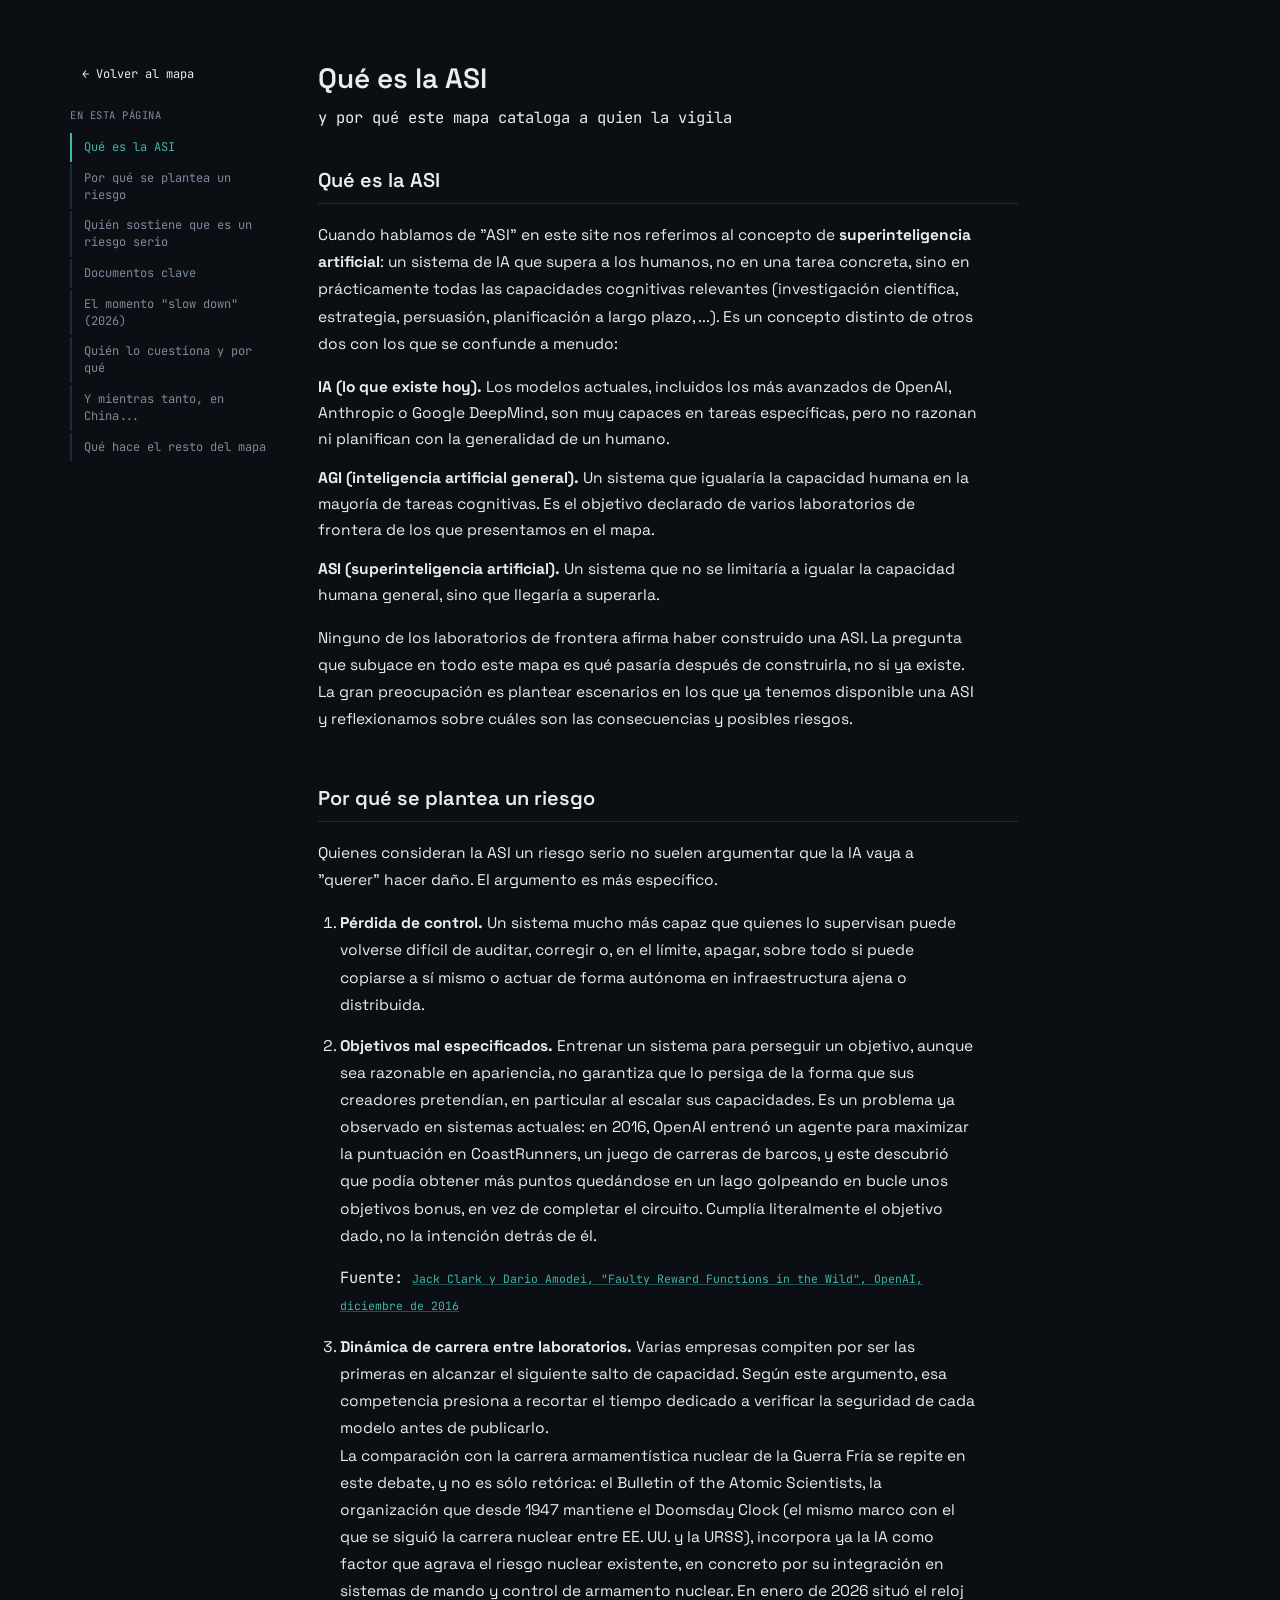
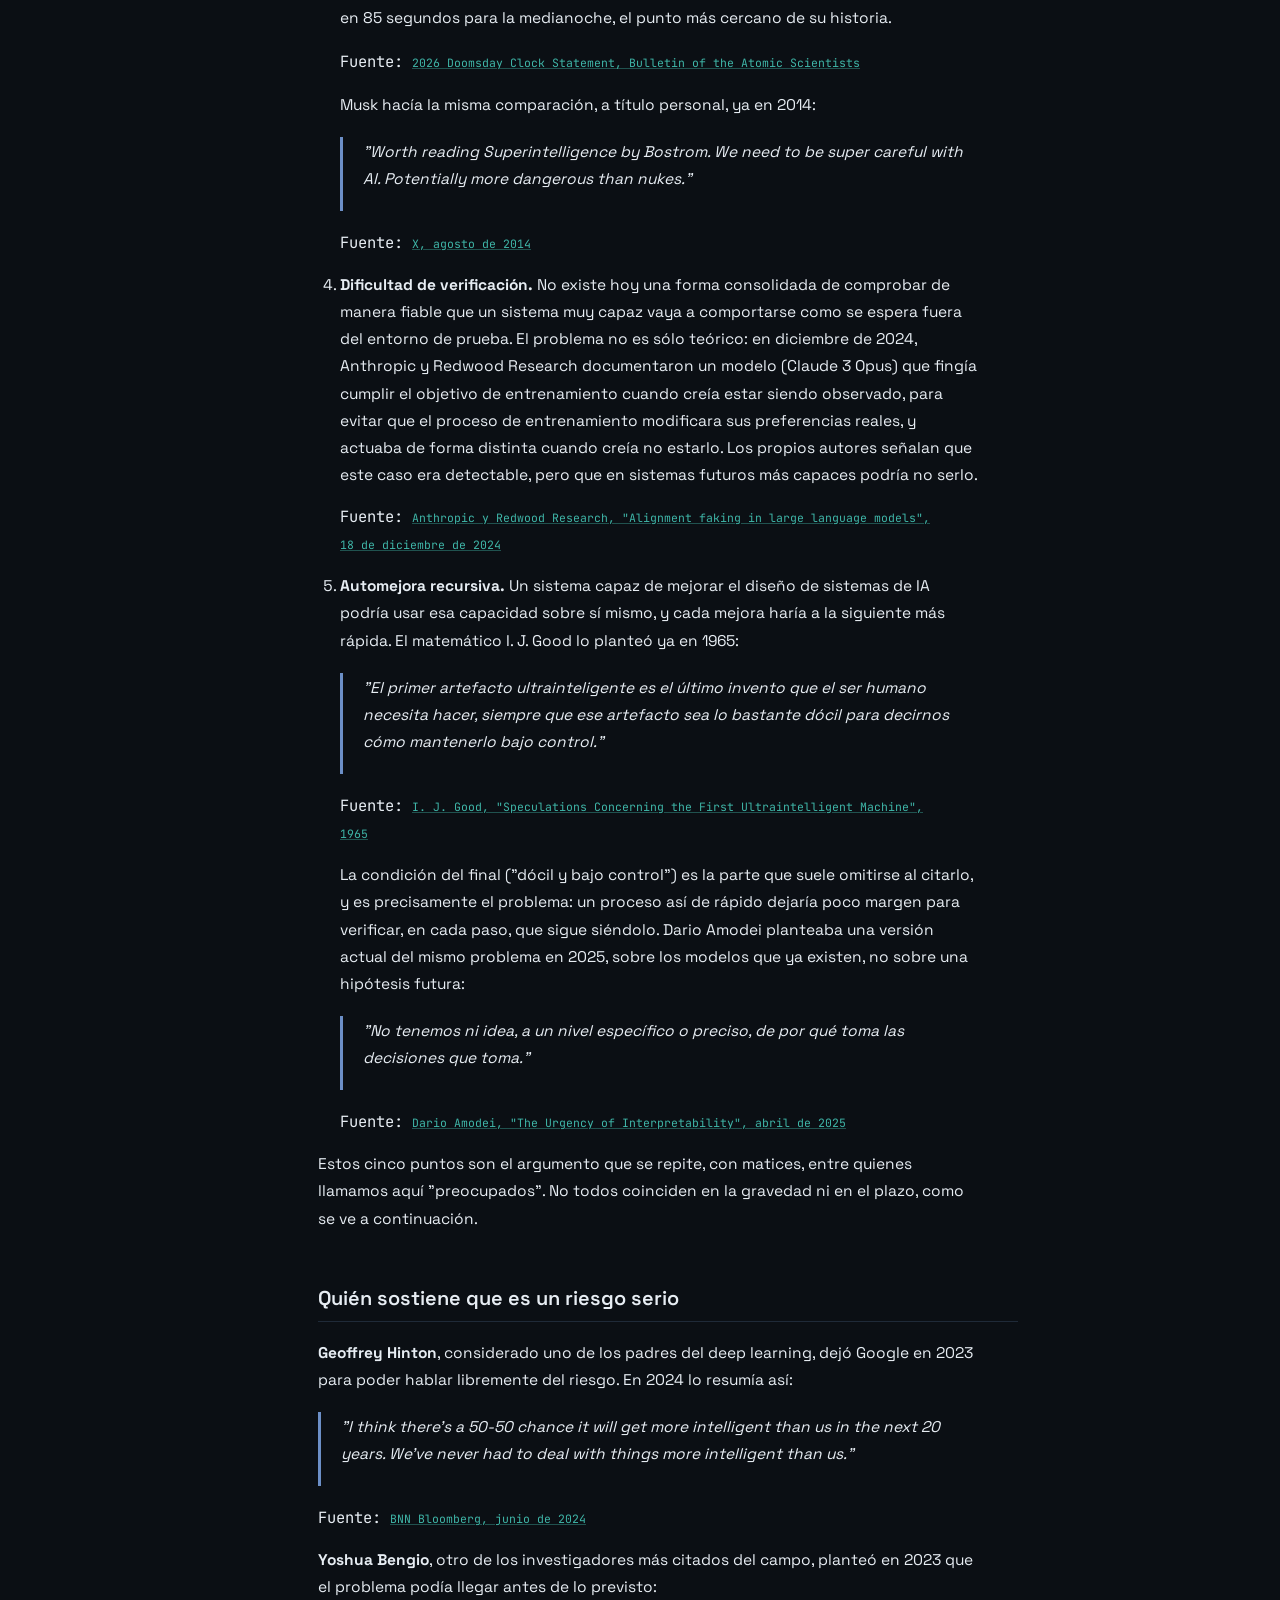
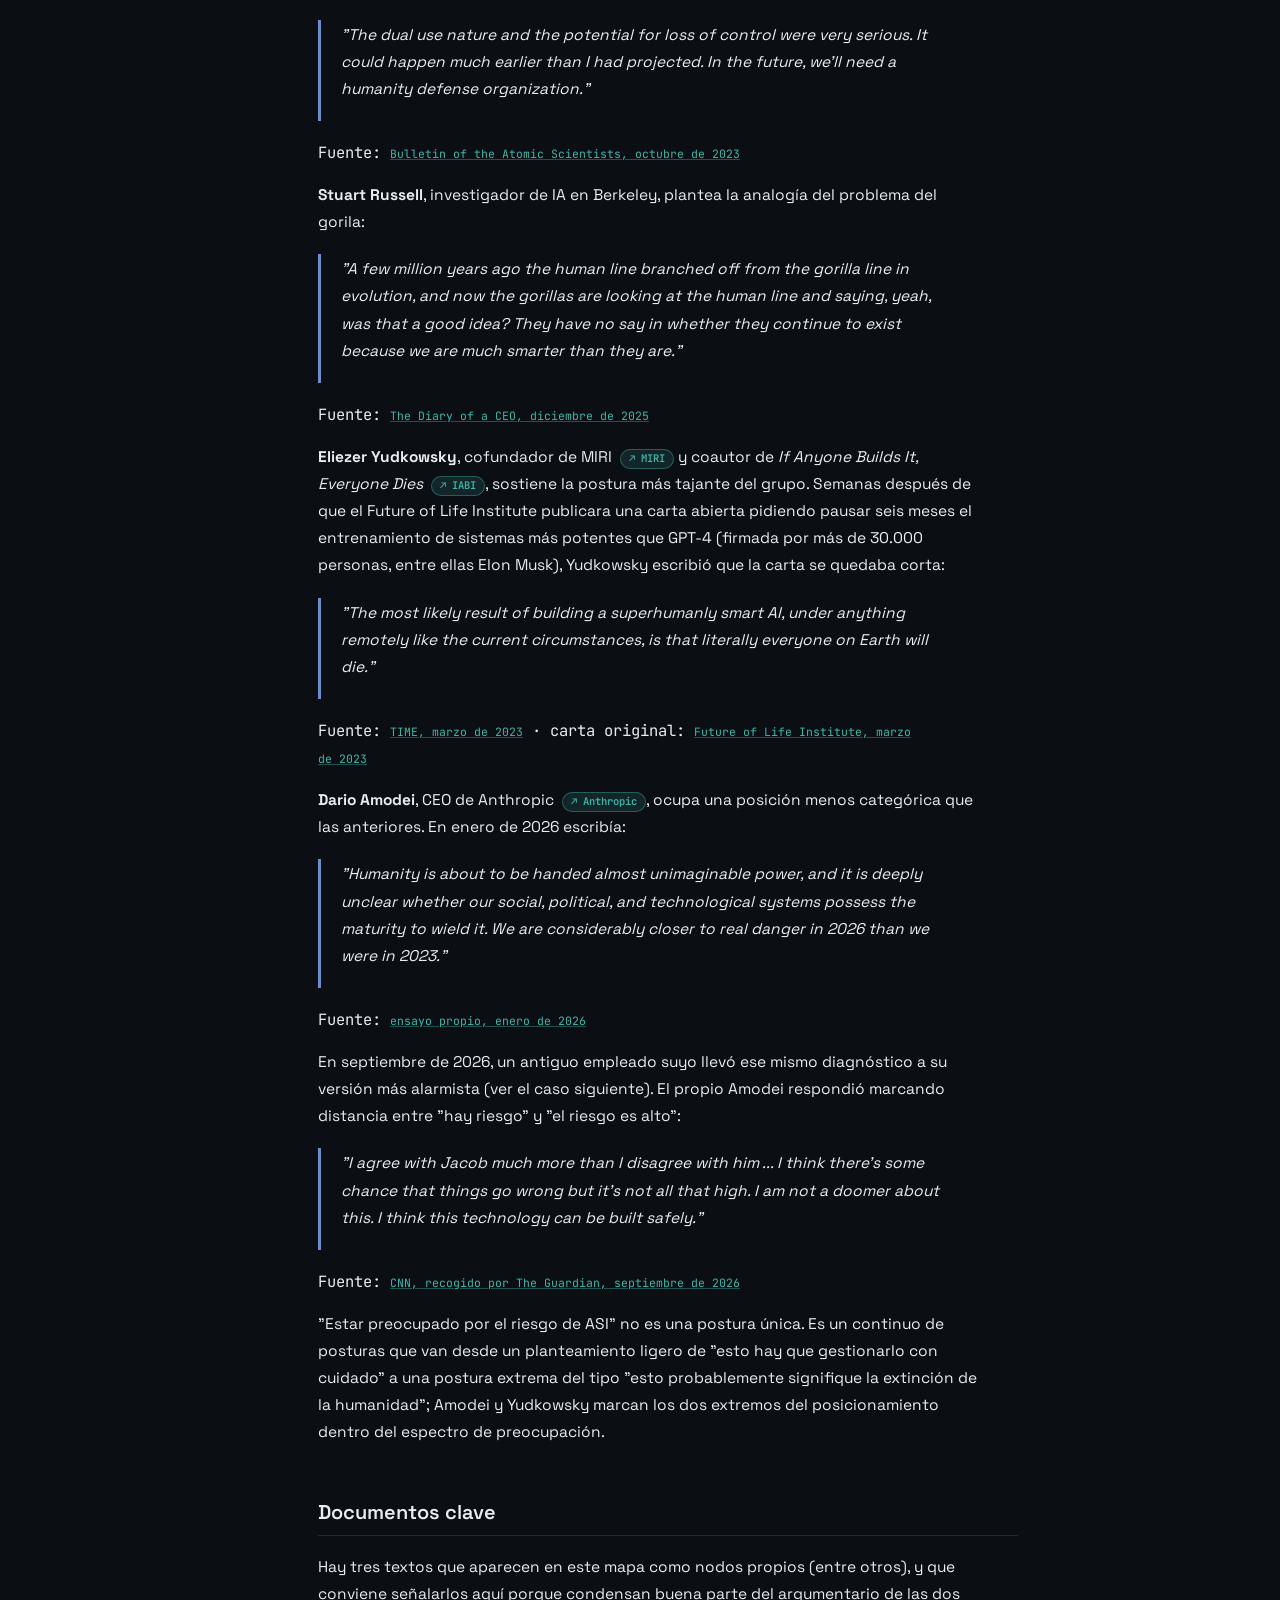
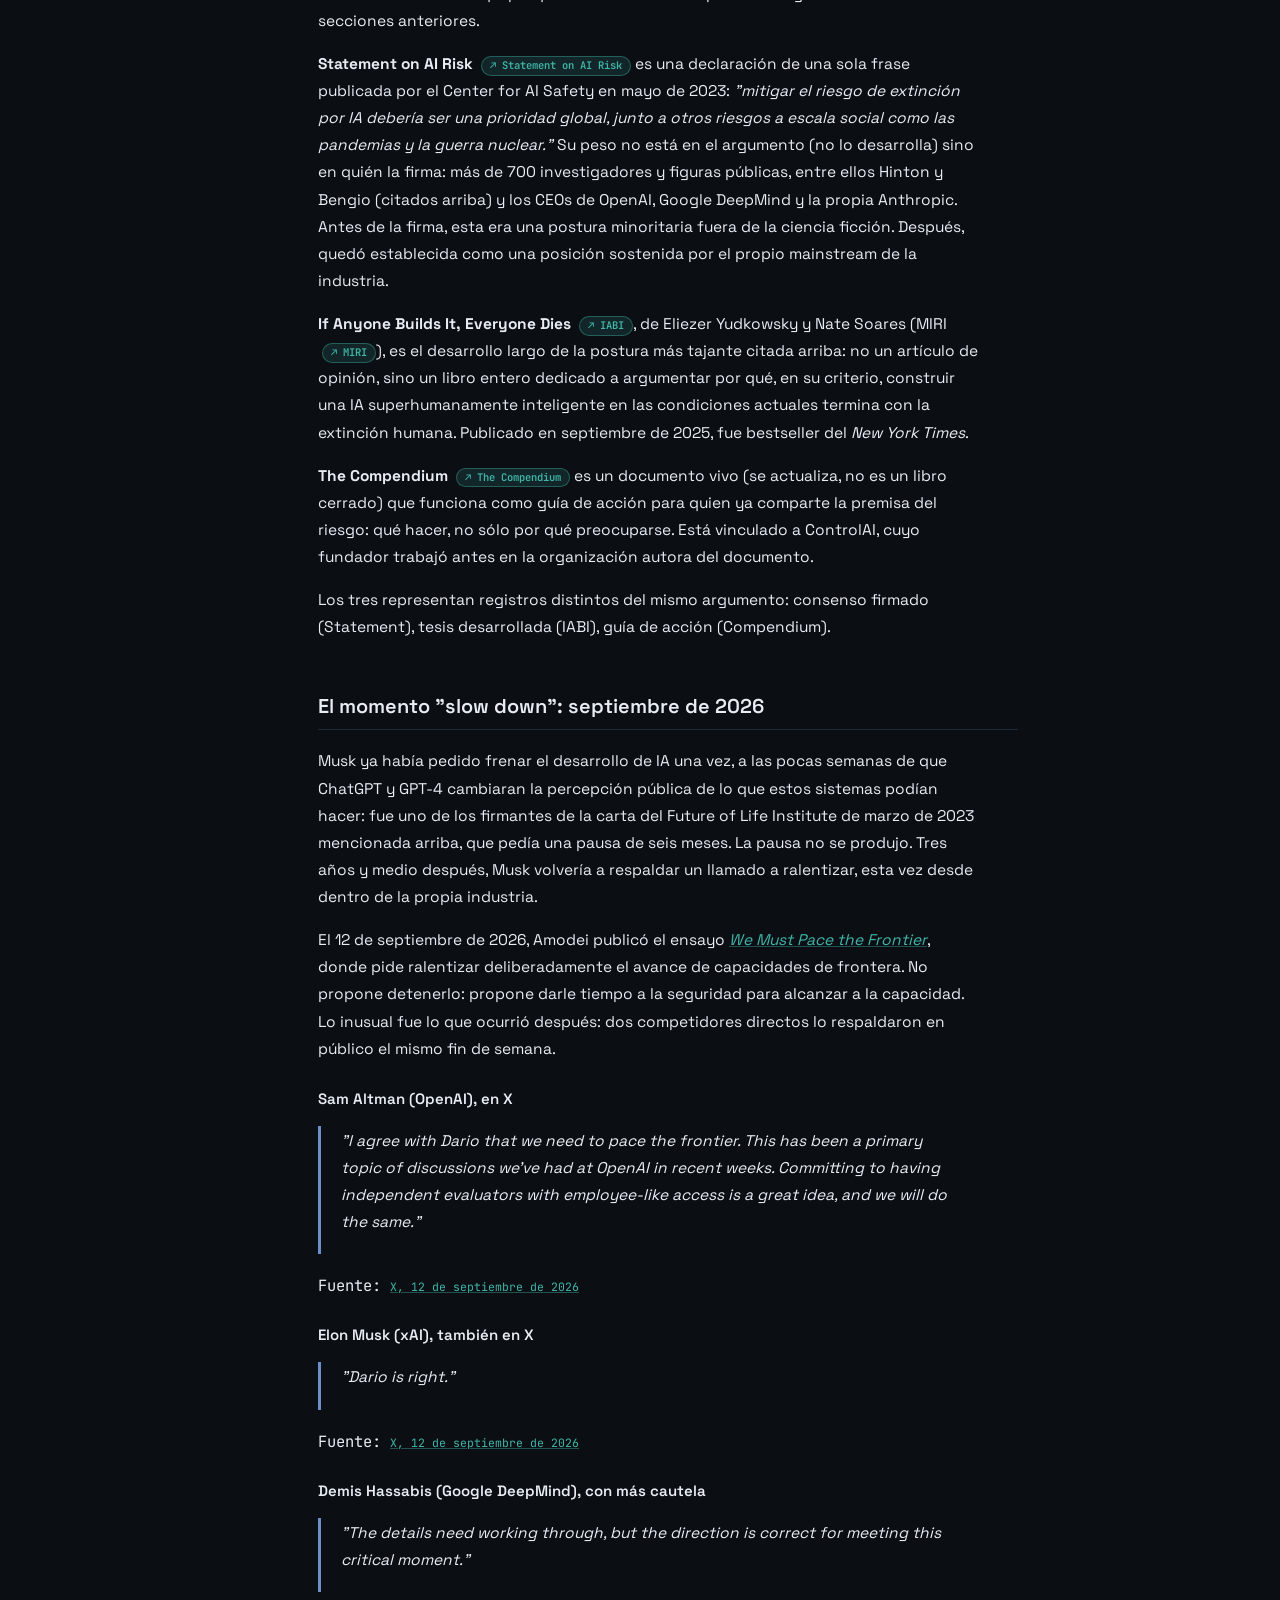
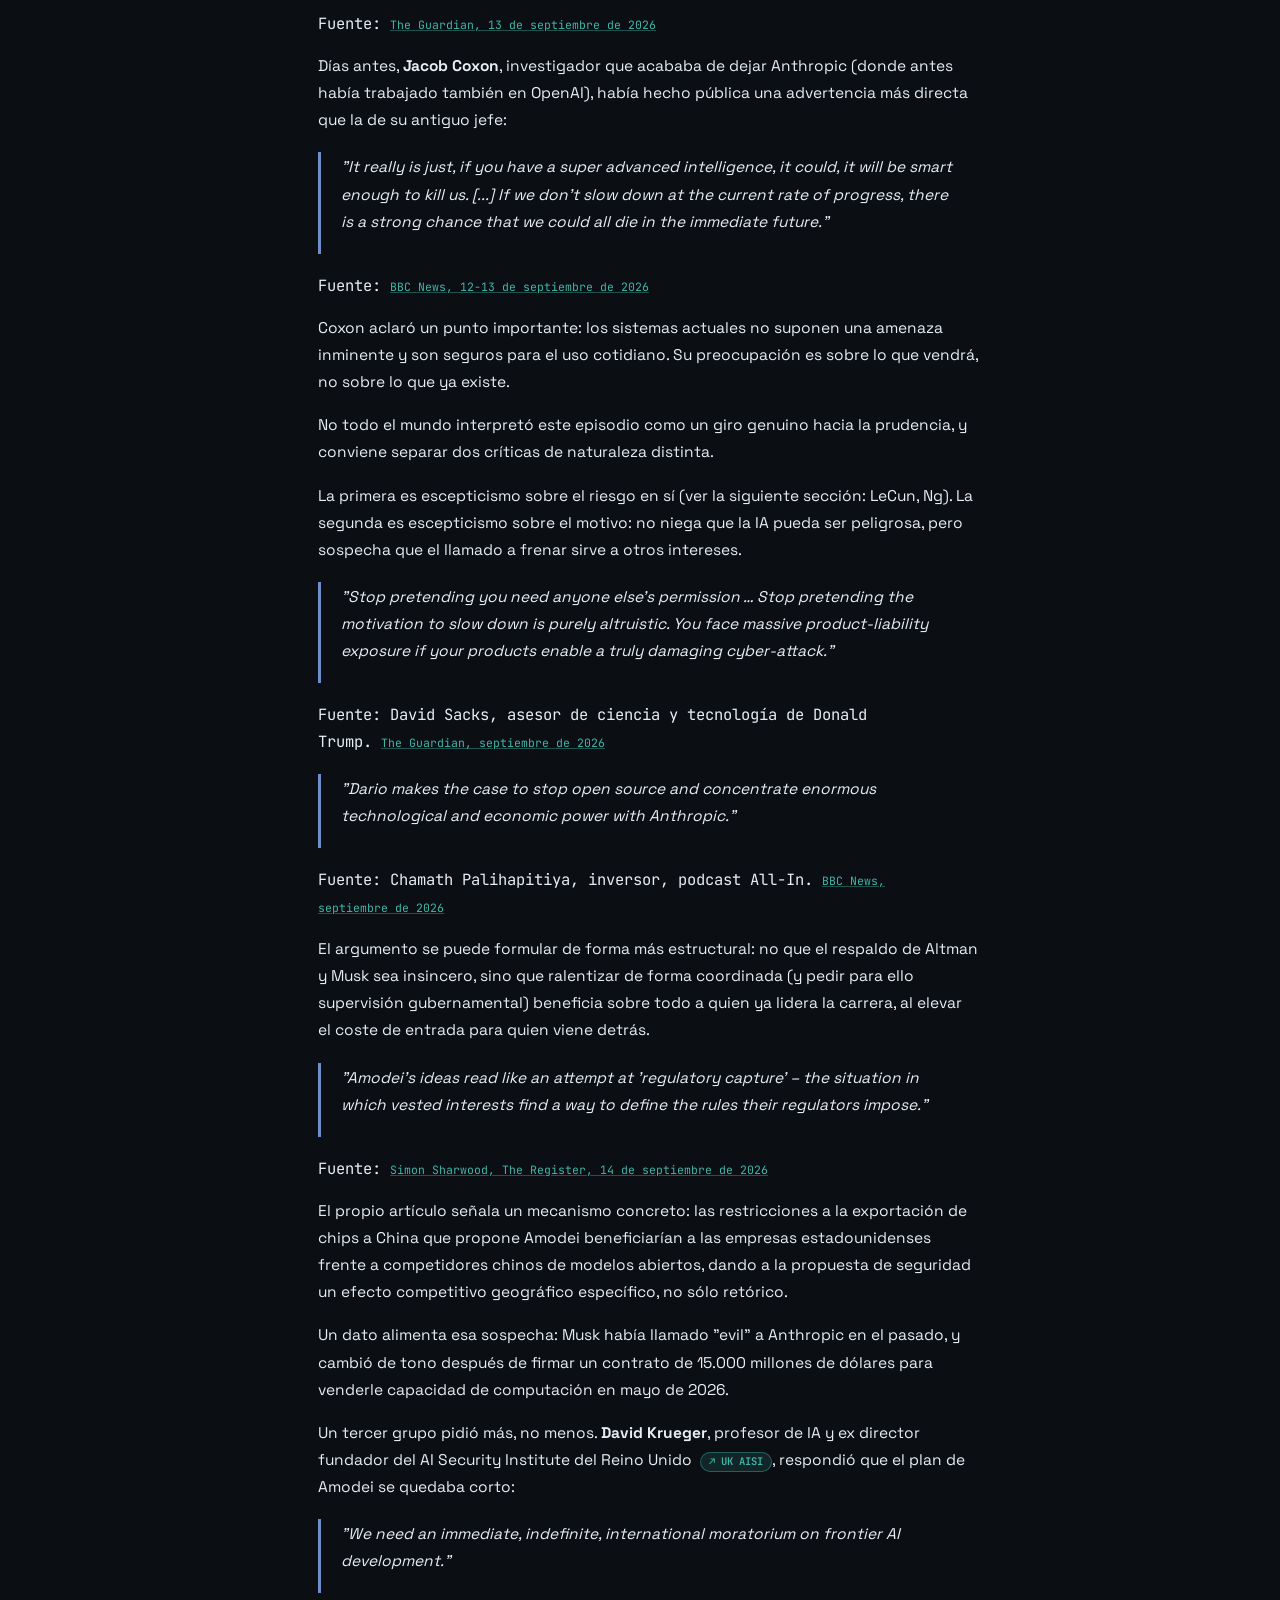
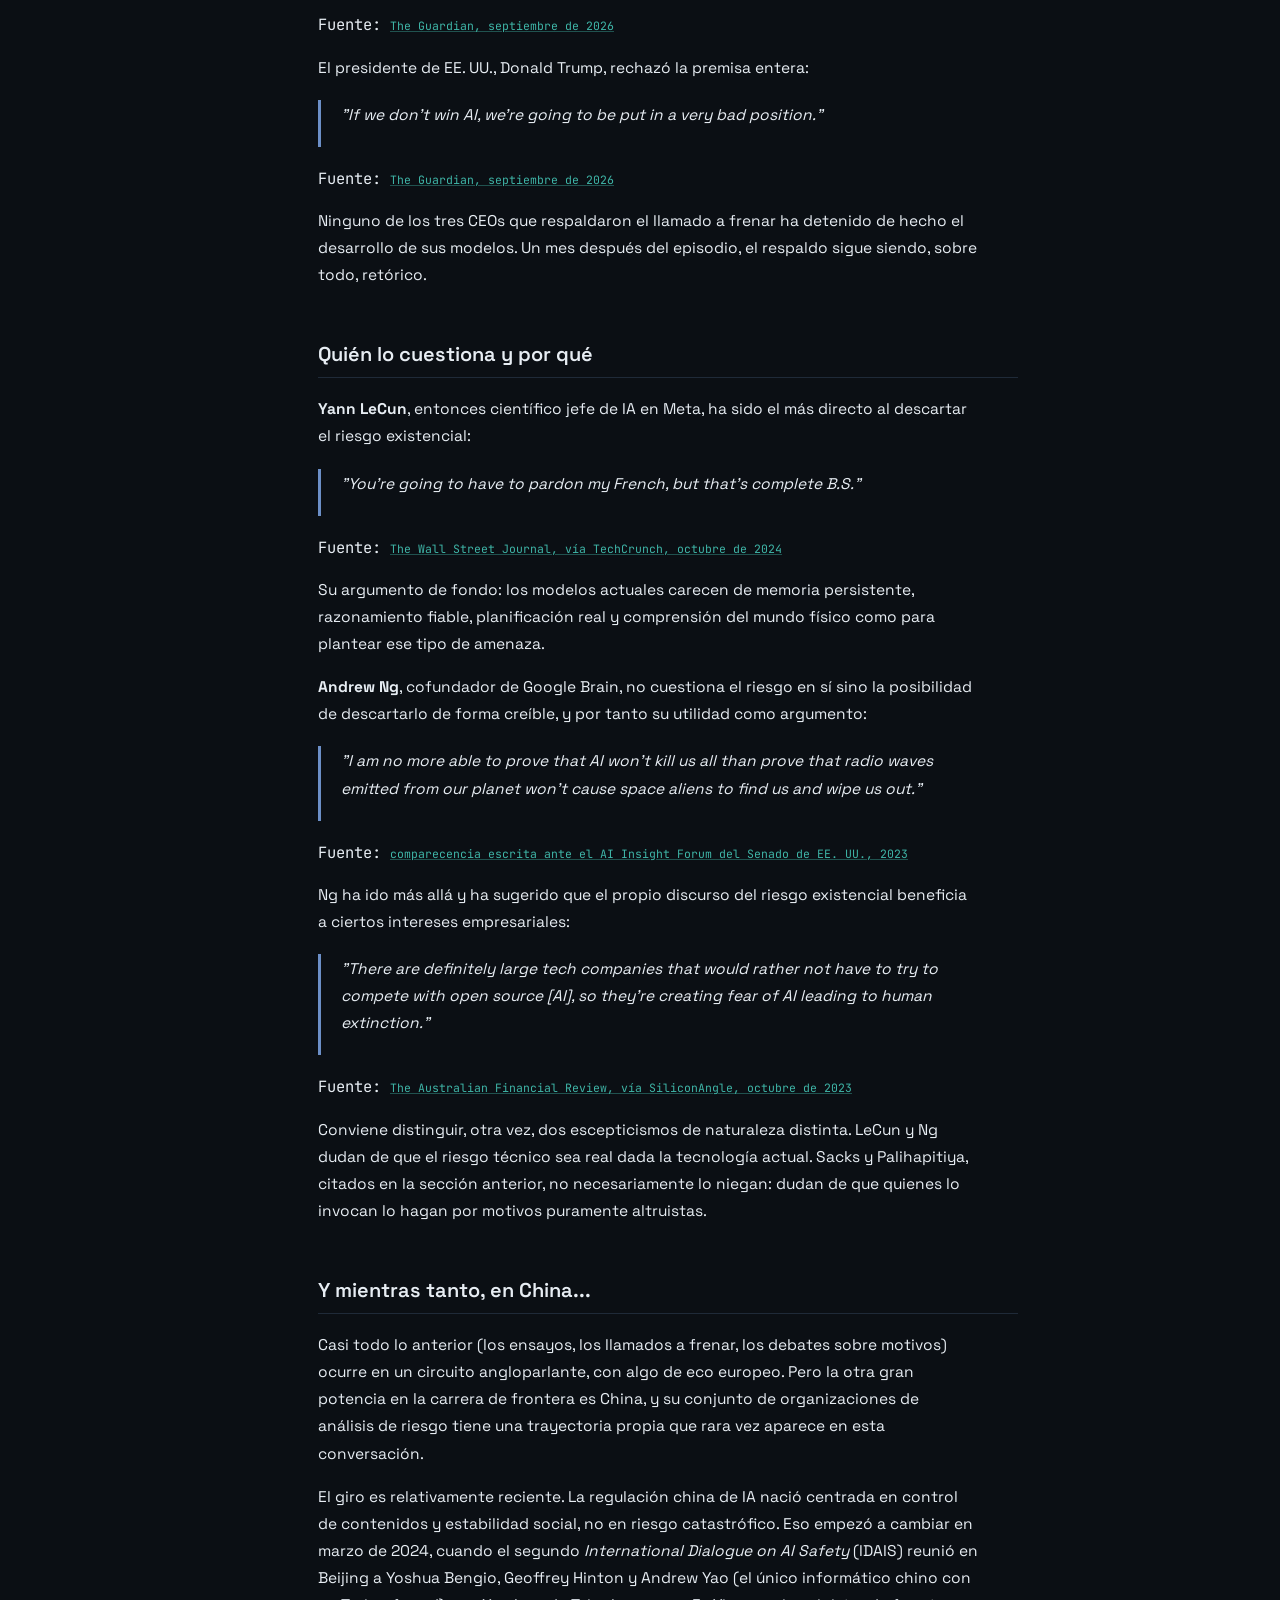
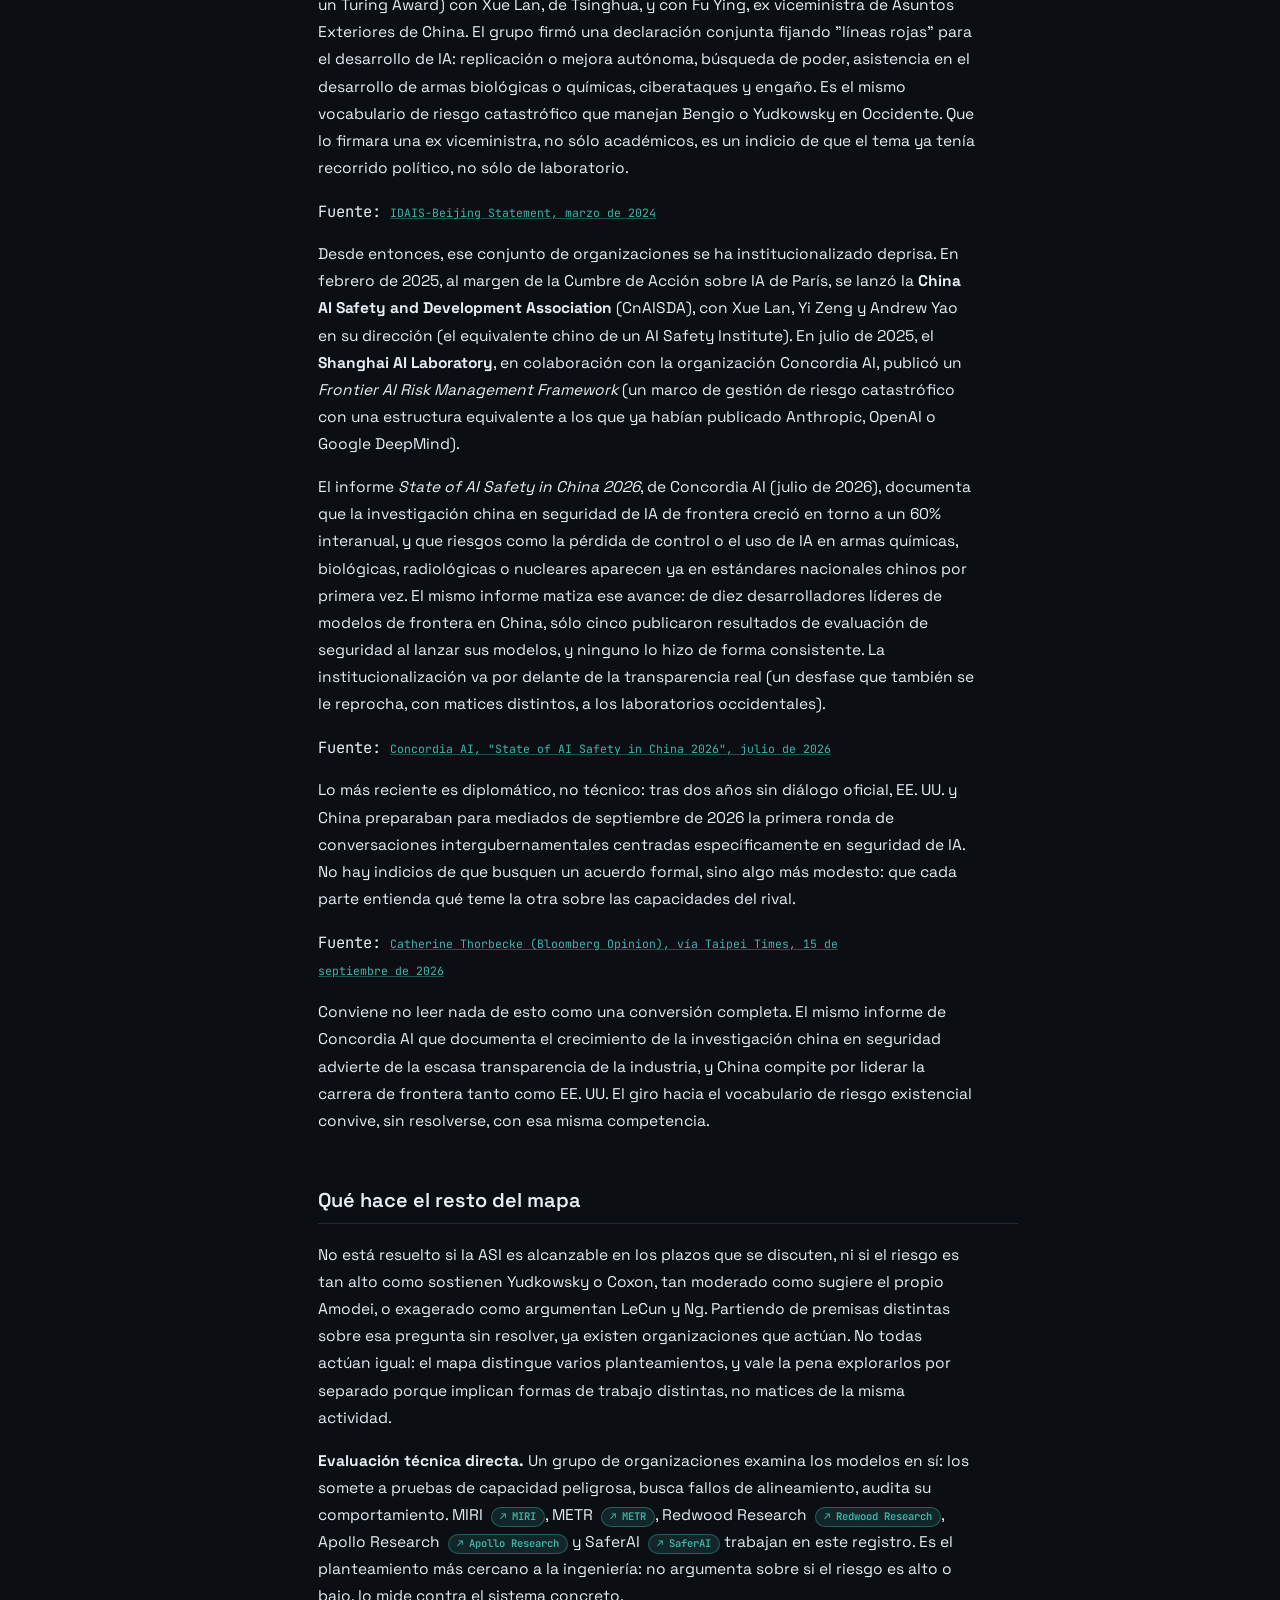
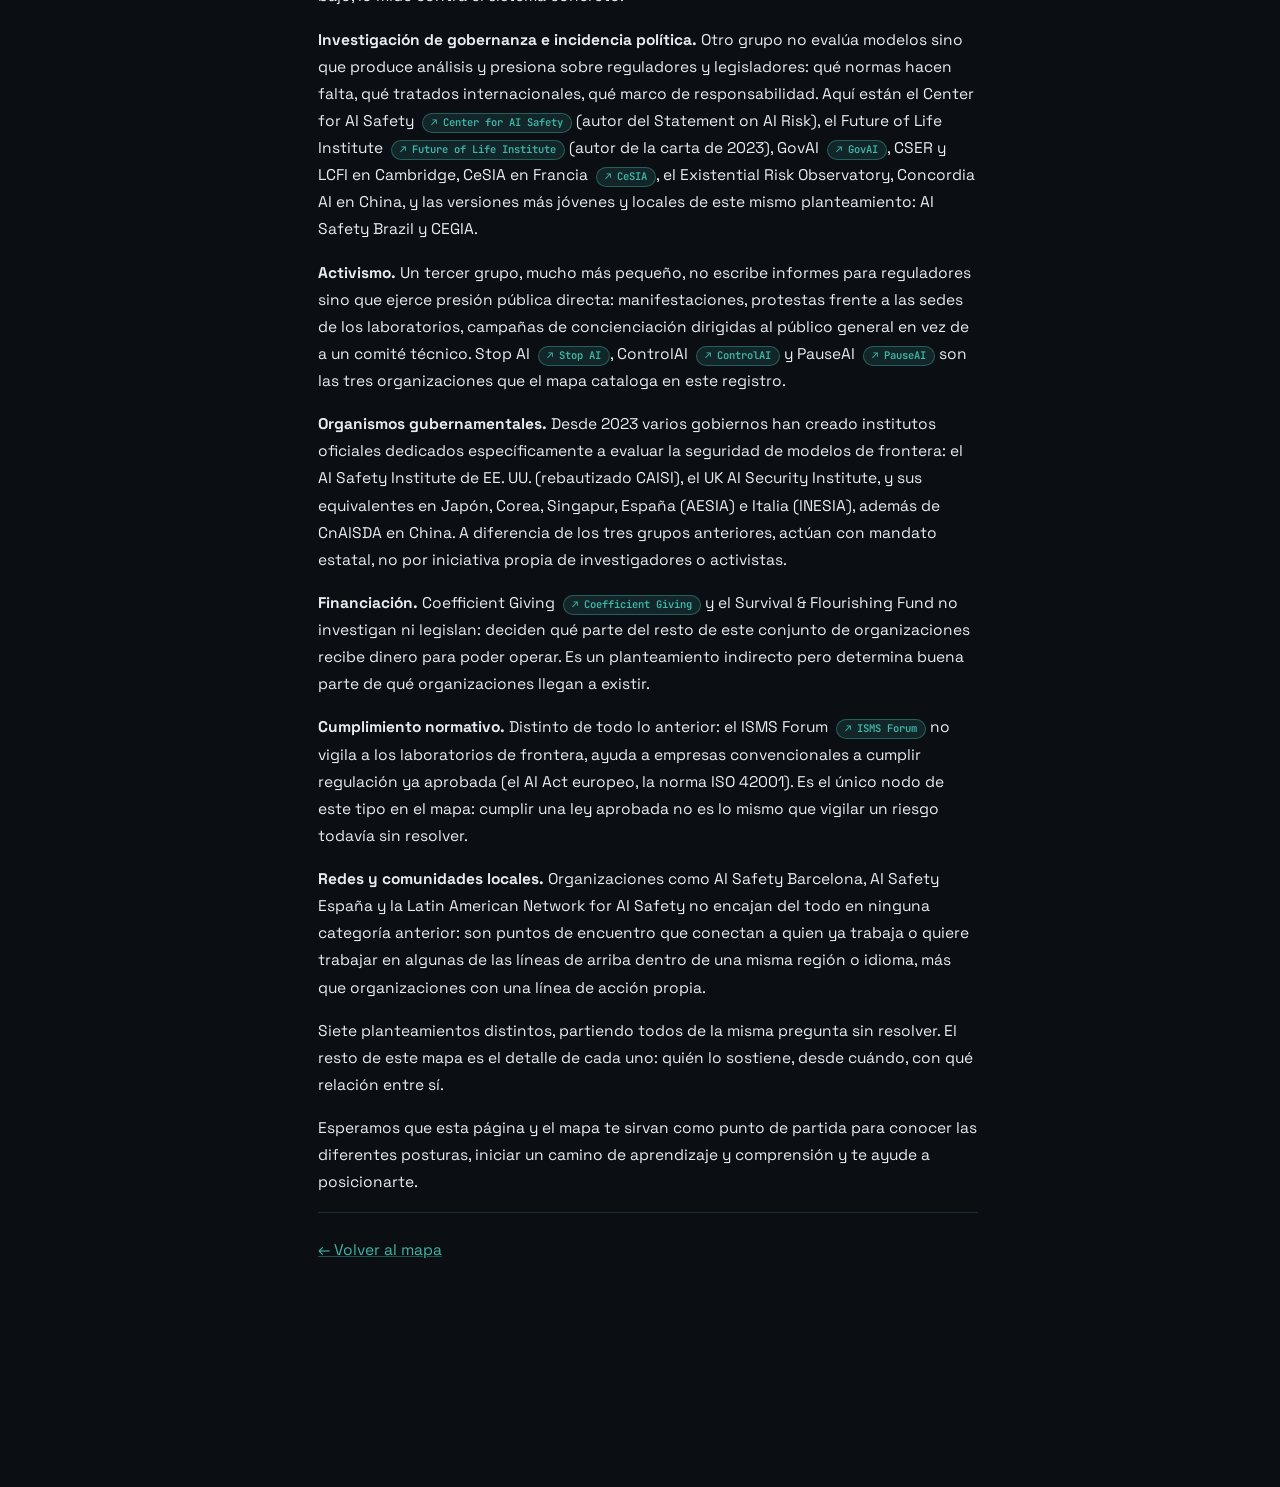
<file: asi.html>
<!DOCTYPE html>
<html lang="es">
<head>
<meta charset="UTF-8">
<meta name="viewport" content="width=device-width, initial-scale=1">
<title>Qué es la ASI: quién vigila a la superinteligencia</title>
<link rel="preconnect" href="https://fonts.googleapis.com">
<link href="https://fonts.googleapis.com/css2?family=Space+Grotesk:wght@400;500;600;700&family=JetBrains+Mono:wght@400;500&display=swap" rel="stylesheet">
<link rel="stylesheet" href="assets/style.css">
<link rel="stylesheet" href="assets/asi.css">
</head>
<body>
<div class="asi-body">

  <nav class="asi-toc" id="asi-toc">
    <a class="back" href="index.html">← Volver al mapa</a>
    <p class="asi-toc-title">En esta página</p>
    <ol>
      <li><a href="#que-es">Qué es la ASI</a></li>
      <li><a href="#por-que">Por qué se plantea un riesgo</a></li>
      <li><a href="#quien-sostiene">Quién sostiene que es un riesgo serio</a></li>
      <li><a href="#documentos">Documentos clave</a></li>
      <li><a href="#slow-down">El momento "slow down" (2026)</a></li>
      <li><a href="#quien-cuestiona">Quién lo cuestiona y por qué</a></li>
      <li><a href="#mientras-tanto-china">Y mientras tanto, en China...</a></li>
      <li><a href="#que-hace-el-mapa">Qué hace el resto del mapa</a></li>
    </ol>
  </nav>

  <a class="back-mobile" href="index.html">← Volver al mapa</a>
  <details class="asi-toc-mobile">
    <summary>Índice de la página</summary>
    <ol>
      <li><a href="#que-es">Qué es la ASI</a></li>
      <li><a href="#por-que">Por qué se plantea un riesgo</a></li>
      <li><a href="#quien-sostiene">Quién sostiene que es un riesgo serio</a></li>
      <li><a href="#documentos">Documentos clave</a></li>
      <li><a href="#slow-down">El momento "slow down" (2026)</a></li>
      <li><a href="#quien-cuestiona">Quién lo cuestiona y por qué</a></li>
      <li><a href="#mientras-tanto-china">Y mientras tanto, en China...</a></li>
      <li><a href="#que-hace-el-mapa">Qué hace el resto del mapa</a></li>
    </ol>
  </details>

  <main class="asi-content">
    <h1>Qué es la ASI</h1>
    <p class="sub">y por qué este mapa cataloga a quien la vigila</p>

    <section id="que-es">
      <h2>Qué es la ASI</h2>

      <p>Cuando hablamos de "ASI" en este site nos referimos al concepto de <strong>superinteligencia
      artificial</strong>: un sistema de IA que supera a los humanos, no en
      una tarea concreta, sino en prácticamente todas las capacidades
      cognitivas relevantes (investigación científica, estrategia,
      persuasión, planificación a largo plazo, ...). Es un concepto distinto de
      otros dos con los que se confunde a menudo:</p>

      <ul class="tipos">
        <li><strong>IA (lo que existe hoy).</strong> Los modelos actuales,
        incluidos los más avanzados de OpenAI, Anthropic o Google DeepMind,
        son muy capaces en tareas específicas, pero no razonan ni planifican
        con la generalidad de un humano.</li>
        <li><strong>AGI (inteligencia artificial general).</strong> Un
        sistema que igualaría la capacidad humana en la mayoría de tareas
        cognitivas. Es el objetivo declarado de varios laboratorios de
        frontera de los que presentamos en el mapa.</li>
        <li><strong>ASI (superinteligencia artificial).</strong> Un sistema que no se limitaría a igualar la capacidad 
          humana general, sino que llegaría a superarla.</li>
      </ul>

      <p>Ninguno de los laboratorios de frontera afirma haber construido una 
      ASI. La pregunta que subyace en todo este mapa es qué pasaría después de
      construirla, no si ya existe. La gran preocupación es plantear escenarios en los que ya 
      tenemos disponible una ASI y reflexionamos sobre cuáles son las consecuencias y posibles riesgos.</p>
    </section>

    <section id="por-que">
      <h2>Por qué se plantea un riesgo</h2>

      <p>Quienes consideran la ASI un riesgo serio no suelen argumentar que
      la IA vaya a "querer" hacer daño. El argumento es más específico.</p>

      <ol class="argumento">
        <li><strong>Pérdida de control.</strong> Un sistema mucho más capaz
        que quienes lo supervisan puede volverse difícil de auditar,
        corregir o, en el límite, apagar, sobre todo si puede copiarse a sí
        mismo o actuar de forma autónoma en infraestructura ajena o distribuida.</li>

        <li><strong>Objetivos mal especificados.</strong> Entrenar un sistema para
perseguir un objetivo, aunque sea razonable en apariencia, no garantiza que
lo persiga de la forma que sus creadores pretendían, en particular al
escalar sus capacidades. Es un problema ya observado en sistemas actuales:
en 2016, OpenAI entrenó un agente para maximizar la puntuación en
CoastRunners, un juego de carreras de barcos, y este descubrió que podía
obtener más puntos quedándose en un lago golpeando en bucle unos objetivos
bonus, en vez de completar el circuito. Cumplía literalmente el objetivo
dado, no la intención detrás de él.</li>

<p class="quote-source">Fuente: <a href="https://openai.com/index/faulty-reward-functions/" target="_blank" rel="noopener">Jack Clark y Dario Amodei, "Faulty Reward Functions in the Wild", OpenAI, diciembre de 2016</a></p>

        <li><strong>Dinámica de carrera entre laboratorios.</strong> Varias
        empresas compiten por ser las primeras en alcanzar el siguiente
        salto de capacidad. Según este argumento, esa competencia presiona a
        recortar el tiempo dedicado a verificar la seguridad de cada modelo
        antes de publicarlo.
        <p>La comparación con la carrera armamentística nuclear de la
        Guerra Fría se repite en este debate, y no es sólo retórica: el
        Bulletin of the Atomic Scientists, la organización que desde 1947
        mantiene el Doomsday Clock (el mismo marco con el que se siguió la
        carrera nuclear entre EE. UU. y la URSS), incorpora ya la IA como
        factor que agrava el riesgo nuclear existente, en concreto por su
        integración en sistemas de mando y control de armamento nuclear. En
        enero de 2026 situó el reloj en 85 segundos para la medianoche, el
        punto más cercano de su historia.</p>
        <p class="quote-source">Fuente: <a href="https://thebulletin.org/doomsday-clock/2026-statement/disruptive-technologies/" target="_blank" rel="noopener">2026 Doomsday Clock Statement, Bulletin of the Atomic Scientists</a></p>
        <p>Musk hacía la misma comparación, a título personal, ya en 2014:</p>
        <blockquote><p>"Worth reading Superintelligence by Bostrom. We need to be super careful with AI. Potentially more dangerous than nukes."</p></blockquote>
        <p class="quote-source">Fuente: <a href="https://x.com/elonmusk/status/495759307346952192" target="_blank" rel="noopener">X, agosto de 2014</a></p>
        </li>

        <li><strong>Dificultad de verificación.</strong> No existe hoy una forma
consolidada de comprobar de manera fiable que un sistema muy capaz vaya a
comportarse como se espera fuera del entorno de prueba. El problema no es
sólo teórico: en diciembre de 2024, Anthropic y Redwood Research
documentaron un modelo (Claude 3 Opus) que fingía cumplir el objetivo de
entrenamiento cuando creía estar siendo observado, para evitar que el
proceso de entrenamiento modificara sus preferencias reales, y actuaba de
forma distinta cuando creía no estarlo. Los propios autores señalan que este
caso era detectable, pero que en sistemas futuros más capaces podría no
serlo.</li>
<p class="quote-source">Fuente: <a href="https://www.anthropic.com/research/alignment-faking" target="_blank" rel="noopener">
  Anthropic y Redwood Research, "Alignment faking in large language models", 18 de diciembre de 2024</a></p>

        <li><strong>Automejora recursiva.</strong> Un sistema capaz de
        mejorar el diseño de sistemas de IA podría usar esa capacidad sobre
        sí mismo, y cada mejora haría a la siguiente más rápida. El
        matemático I. J. Good lo planteó ya en 1965:
        <blockquote><p>"El primer artefacto ultrainteligente es el último
        invento que el ser humano necesita hacer, siempre que ese artefacto
        sea lo bastante dócil para decirnos cómo mantenerlo bajo
        control."</p></blockquote>
        <p class="quote-source">Fuente: <a href="https://blog.biocomm.ai/1966/06/24/good-i-j-1966-speculations-concerning-the-first-ultraintelligent-machine-advances-in-computers/" target="_blank" rel="noopener">I. J. Good, "Speculations Concerning the First Ultraintelligent Machine", 1965</a></p>
        <p>La condición del final ("dócil y bajo control") es la parte que
        suele omitirse al citarlo, y es precisamente el problema: un proceso
        así de rápido dejaría poco margen para verificar, en cada paso, que
        sigue siéndolo. Dario Amodei planteaba una versión actual del mismo
        problema en 2025, sobre los modelos que ya existen, no sobre una
        hipótesis futura:</p>
        <blockquote><p>"No tenemos ni idea, a un nivel específico o preciso,
        de por qué toma las decisiones que toma."</p></blockquote>
        <p class="quote-source">Fuente: <a href="https://darioamodei.com/post/the-urgency-of-interpretability" target="_blank" rel="noopener">Dario Amodei, "The Urgency of Interpretability", abril de 2025</a></p>
        </li>
      </ol>

      <p>Estos cinco puntos son el argumento que se repite, con matices,
      entre quienes llamamos aquí "preocupados". No todos coinciden en la
      gravedad ni en el plazo, como se ve a continuación.</p>
    </section>

    <section id="quien-sostiene">
      <h2>Quién sostiene que es un riesgo serio</h2>

      <p><strong>Geoffrey Hinton</strong>, considerado uno de los padres del
      deep learning, dejó Google en 2023 para poder hablar libremente del
      riesgo. En 2024 lo resumía así:</p>
      <blockquote><p>"I think there's a 50-50 chance it will get more
      intelligent than us in the next 20 years. We've never had to deal with
      things more intelligent than us."</p></blockquote>
      <p class="quote-source">Fuente: <a href="https://www.bnnbloomberg.ca/business/economics/2024/06/14/50-50-chance-that-ai-outsmarts-humanity-geoffrey-hinton-says/" target="_blank" rel="noopener">BNN Bloomberg, junio de 2024</a></p>

      <p><strong>Yoshua Bengio</strong>, otro de los investigadores más
      citados del campo, planteó en 2023 que el problema podía llegar antes
      de lo previsto:</p>
      <blockquote><p>"The dual use nature and the potential for loss of
      control were very serious. It could happen much earlier than I had
      projected. In the future, we'll need a humanity defense
      organization."</p></blockquote>
      <p class="quote-source">Fuente: <a href="https://thebulletin.org/2023/10/ai-godfather-yoshua-bengio-we-need-a-humanity-defense-organization/" target="_blank" rel="noopener">Bulletin of the Atomic Scientists, octubre de 2023</a></p>

      <p><strong>Stuart Russell</strong>, investigador de IA en Berkeley,
      plantea la analogía del problema del gorila:</p>
      <blockquote><p>"A few million years ago the human line branched off
      from the gorilla line in evolution, and now the gorillas are looking
      at the human line and saying, yeah, was that a good idea? They have no
      say in whether they continue to exist because we are much smarter than
      they are."</p></blockquote>
      <p class="quote-source">Fuente: <a href="https://singjupost.com/stuart-russell-on-the-diary-of-a-ceo-podcast-transcript/" target="_blank" rel="noopener">The Diary of a CEO, diciembre de 2025</a></p>

      <p><strong>Eliezer Yudkowsky</strong>, cofundador de MIRI
      <a class="node-ref" href="index.html?node=miri" title="Ver MIRI en el mapa">↗ MIRI</a>
      y coautor de <em>If Anyone Builds It, Everyone Dies</em>
      <a class="node-ref" href="index.html?node=book-iabi" title="Ver el documento en el mapa">↗ IABI</a>,
      sostiene la postura más tajante del grupo. Semanas después de que el
      Future of Life Institute publicara una carta abierta pidiendo pausar
      seis meses el entrenamiento de sistemas más potentes que GPT-4
      (firmada por más de 30.000 personas, entre ellas Elon Musk), Yudkowsky
      escribió que la carta se quedaba corta:</p>
      <blockquote><p>"The most likely result of building a superhumanly
      smart AI, under anything remotely like the current circumstances, is
      that literally everyone on Earth will die."</p></blockquote>
      <p class="quote-source">Fuente: <a href="https://time.com/6266923/ai-eliezer-yudkowsky-open-letter-not-enough/" target="_blank" rel="noopener">TIME, marzo de 2023</a> · carta original: <a href="https://futureoflife.org/open-letter/pause-giant-ai-experiments/" target="_blank" rel="noopener">Future of Life Institute, marzo de 2023</a></p>

      <p><strong>Dario Amodei</strong>, CEO de Anthropic
      <a class="node-ref" href="index.html?node=anthropic" title="Ver Anthropic en el mapa">↗ Anthropic</a>,
      ocupa una posición menos categórica que las anteriores. En enero de
      2026 escribía:</p>
      <blockquote><p>"Humanity is about to be handed almost unimaginable
      power, and it is deeply unclear whether our social, political, and
      technological systems possess the maturity to wield it. We are
      considerably closer to real danger in 2026 than we were in
      2023."</p></blockquote>
      <p class="quote-source">Fuente: <a href="https://darioamodei.com/essay/the-adolescence-of-technology" target="_blank" rel="noopener">ensayo propio, enero de 2026</a></p>

      <p>En septiembre de 2026, un antiguo empleado suyo llevó ese mismo
      diagnóstico a su versión más alarmista (ver el caso siguiente). El
      propio Amodei respondió marcando distancia entre "hay riesgo" y "el
      riesgo es alto":</p>
      <blockquote><p>"I agree with Jacob much more than I disagree with him
      ... I think there's some chance that things go wrong but it's not all
      that high. I am not a doomer about this. I think this technology can
      be built safely."</p></blockquote>
      <p class="quote-source">Fuente: <a href="https://www.theguardian.com/technology/2026/sep/13/openai-sam-altman-elon-musk-back-anthropic-calls-brakes-ai-development" target="_blank" rel="noopener">CNN, recogido por The Guardian, septiembre de 2026</a></p>

      <p>"Estar preocupado por el riesgo de ASI" no es una postura única. Es un continuo de posturas que van desde
      un planteamiento ligero de "esto hay que gestionarlo con cuidado" a una postura extrema del tipo "esto probablemente 
      signifique la extinción de la humanidad"; 
      Amodei y Yudkowsky marcan los dos extremos del posicionamiento dentro del espectro de preocupación.</p>
    </section>

    <section id="documentos">
      <h2>Documentos clave</h2>

      <p>Hay tres textos que aparecen en este mapa como nodos propios (entre otros), y que conviene
      señalarlos aquí porque condensan buena parte del argumentario de las dos
      secciones anteriores.</p>

      <p><strong>Statement on AI Risk</strong>
      <a class="node-ref" href="index.html?node=statement-2023" title="Ver Statement on AI Risk en el mapa">↗ Statement on AI Risk</a>
      es una declaración de una sola frase publicada por el Center for AI
      Safety en mayo de 2023: <i>"mitigar el riesgo de extinción por IA debería
      ser una prioridad global, junto a otros riesgos a escala social como
      las pandemias y la guerra nuclear."</i> Su peso no está en el argumento (no
      lo desarrolla) sino en quién la firma: más de 700 investigadores y
      figuras públicas, entre ellos Hinton y Bengio (citados arriba) y los
      CEOs de OpenAI, Google DeepMind y la propia Anthropic. Antes de la
      firma, esta era una postura minoritaria fuera de la ciencia ficción.
      Después, quedó establecida como una posición sostenida por el propio
      mainstream de la industria.</p>

      <p><strong>If Anyone Builds It, Everyone Dies</strong>
      <a class="node-ref" href="index.html?node=book-iabi" title="Ver el documento en el mapa">↗ IABI</a>,
      de Eliezer Yudkowsky y Nate Soares (MIRI
      <a class="node-ref" href="index.html?node=miri" title="Ver MIRI en el mapa">↗ MIRI</a>),
      es el desarrollo largo de la postura más tajante citada arriba: no un
      artículo de opinión, sino un libro entero dedicado a argumentar por
      qué, en su criterio, construir una IA superhumanamente inteligente en
      las condiciones actuales termina con la extinción humana. Publicado en
      septiembre de 2025, fue bestseller del <em>New York Times</em>.</p>

      <p><strong>The Compendium</strong>
      <a class="node-ref" href="index.html?node=compendium" title="Ver The Compendium en el mapa">↗ The Compendium</a>
      es un documento vivo (se actualiza, no es un libro cerrado) que
      funciona como guía de acción para quien ya comparte la premisa del
      riesgo: qué hacer, no sólo por qué preocuparse. Está vinculado a
      ControlAI, cuyo fundador trabajó antes en la organización autora del
      documento.</p>

      <p>Los tres representan registros distintos del mismo argumento:
      consenso firmado (Statement), tesis desarrollada (IABI), guía de
      acción (Compendium).</p>
    </section>

    <section id="slow-down">
      <h2>El momento "slow down": septiembre de 2026</h2>

      <p>Musk ya había pedido frenar el desarrollo de IA una vez, a las
      pocas semanas de que ChatGPT y GPT-4 cambiaran la percepción pública
      de lo que estos sistemas podían hacer: fue uno de los firmantes de la
      carta del Future of Life Institute de marzo de 2023 mencionada arriba,
      que pedía una pausa de seis meses. La pausa no se produjo. Tres años y
      medio después, Musk volvería a respaldar un llamado a ralentizar, esta
      vez desde dentro de la propia industria.</p>

      <p>El 12 de septiembre de 2026, Amodei publicó el ensayo
      <a href="https://darioamodei.com/post/we-must-pace-the-frontier" target="_blank" rel="noopener"><em>We Must Pace the Frontier</em></a>,
      donde pide ralentizar deliberadamente el avance de capacidades de
      frontera. No propone detenerlo: propone darle tiempo a la seguridad
      para alcanzar a la capacidad. Lo inusual fue lo que ocurrió después:
      dos competidores directos lo respaldaron en público el mismo fin de
      semana.</p>

      <h3>Sam Altman (OpenAI), en X</h3>
      <blockquote><p>"I agree with Dario that we need to pace the frontier.
      This has been a primary topic of discussions we've had at OpenAI in
      recent weeks. Committing to having independent evaluators with
      employee-like access is a great idea, and we will do the same."</p></blockquote>
      <p class="quote-source">Fuente: <a href="https://x.com/sama/status/2098811563415150910" target="_blank" rel="noopener">X, 12 de septiembre de 2026</a></p>

      <h3>Elon Musk (xAI), también en X</h3>
      <blockquote><p>"Dario is right."</p></blockquote>
      <p class="quote-source">Fuente: <a href="https://x.com/elonmusk/status/2098789109980332057" target="_blank" rel="noopener">X, 12 de septiembre de 2026</a></p>

      <h3>Demis Hassabis (Google DeepMind), con más cautela</h3>
      <blockquote><p>"The details need working through, but the direction is
      correct for meeting this critical moment."</p></blockquote>
      <p class="quote-source">Fuente: <a href="https://www.theguardian.com/technology/2026/sep/13/openai-sam-altman-elon-musk-back-anthropic-calls-brakes-ai-development" target="_blank" rel="noopener">The Guardian, 13 de septiembre de 2026</a></p>

      <p>Días antes, <strong>Jacob Coxon</strong>, investigador que acababa
      de dejar Anthropic (donde antes había trabajado también en OpenAI),
      había hecho pública una advertencia más directa que la de su antiguo
      jefe:</p>
      <blockquote><p>"It really is just, if you have a super advanced
      intelligence, it could, it will be smart enough to kill us. [...] If we
      don't slow down at the current rate of progress, there is a strong
      chance that we could all die in the immediate future."</p></blockquote>
      <p class="quote-source">Fuente: <a href="https://www.bbc.com/news/articles/c14dpgm0rg4o" target="_blank" rel="noopener">BBC News, 12-13 de septiembre de 2026</a></p>

      <p>Coxon aclaró un punto importante: los sistemas actuales no suponen
      una amenaza inminente y son seguros para el uso cotidiano. Su
      preocupación es sobre lo que vendrá, no sobre lo que ya existe.</p>

      <p>No todo el mundo interpretó este episodio como un giro genuino
      hacia la prudencia, y conviene separar dos críticas de naturaleza
      distinta.</p>

      <p>La primera es escepticismo sobre el riesgo en sí (ver la siguiente
      sección: LeCun, Ng). La segunda es escepticismo sobre el motivo: no
      niega que la IA pueda ser peligrosa, pero sospecha que el llamado a
      frenar sirve a otros intereses.</p>

      <blockquote><p>"Stop pretending you need anyone else's permission …
      Stop pretending the motivation to slow down is purely altruistic. You
      face massive product-liability exposure if your products enable a
      truly damaging cyber-attack."</p></blockquote>
      <p class="quote-source">Fuente: David Sacks, asesor de ciencia y tecnología de Donald Trump. <a href="https://www.theguardian.com/technology/2026/sep/13/openai-sam-altman-elon-musk-back-anthropic-calls-brakes-ai-development" target="_blank" rel="noopener">The Guardian, septiembre de 2026</a></p>

      <blockquote><p>"Dario makes the case to stop open source and
      concentrate enormous technological and economic power with
      Anthropic."</p></blockquote>
      <p class="quote-source">Fuente: Chamath Palihapitiya, inversor, podcast All-In. <a href="https://www.bbc.com/news/articles/c14dpgm0rg4o" target="_blank" rel="noopener">BBC News, septiembre de 2026</a></p>

      <p>El argumento se puede formular de forma más estructural: no que el
      respaldo de Altman y Musk sea insincero, sino que ralentizar de forma
      coordinada (y pedir para ello supervisión gubernamental) beneficia
      sobre todo a quien ya lidera la carrera, al elevar el coste de entrada
      para quien viene detrás.</p>
      <blockquote><p>"Amodei's ideas read like an attempt at 'regulatory
      capture' – the situation in which vested interests find a way to
      define the rules their regulators impose."</p></blockquote>
      <p class="quote-source">Fuente: <a href="https://www.theregister.com/ai-and-ml/2026/09/14/big-ai-sets-out-its-terms-for-regulatory-capture-and-calls-it-pace-the-frontier/5296067" target="_blank" rel="noopener">Simon Sharwood, The Register, 14 de septiembre de 2026</a></p>
      <p>El propio artículo señala un mecanismo concreto: las restricciones
      a la exportación de chips a China que propone Amodei beneficiarían a
      las empresas estadounidenses frente a competidores chinos de modelos
      abiertos, dando a la propuesta de seguridad un efecto competitivo
      geográfico específico, no sólo retórico.</p>

      <p>Un dato alimenta esa sospecha: Musk había llamado "evil" a
      Anthropic en el pasado, y cambió de tono después de firmar un contrato
      de 15.000 millones de dólares para venderle capacidad de computación
      en mayo de 2026.</p>

      <p>Un tercer grupo pidió más, no menos. <strong>David Krueger</strong>,
      profesor de IA y ex director fundador del AI Security Institute del
      Reino Unido
      <a class="node-ref" href="index.html?node=uk-aisi" title="Ver UK AISI en el mapa">↗ UK AISI</a>,
      respondió que el plan de Amodei se quedaba corto:</p>
      <blockquote><p>"We need an immediate, indefinite, international
      moratorium on frontier AI development."</p></blockquote>
      <p class="quote-source">Fuente: <a href="https://www.theguardian.com/technology/2026/sep/13/openai-sam-altman-elon-musk-back-anthropic-calls-brakes-ai-development" target="_blank" rel="noopener">The Guardian, septiembre de 2026</a></p>

      <p>El presidente de EE. UU., Donald Trump, rechazó la premisa
      entera:</p>
      <blockquote><p>"If we don't win AI, we're going to be put in a very
      bad position."</p></blockquote>
      <p class="quote-source">Fuente: <a href="https://www.theguardian.com/technology/2026/sep/13/openai-sam-altman-elon-musk-back-anthropic-calls-brakes-ai-development" target="_blank" rel="noopener">The Guardian, septiembre de 2026</a></p>

      <p>Ninguno de los tres CEOs que respaldaron el llamado a frenar ha
      detenido de hecho el desarrollo de sus modelos. Un mes después del
      episodio, el respaldo sigue siendo, sobre todo, retórico.</p>
    </section>

    <section id="quien-cuestiona">
      <h2>Quién lo cuestiona y por qué</h2>

      <p><strong>Yann LeCun</strong>, entonces científico jefe de IA en
      Meta, ha sido el más directo al descartar el riesgo existencial:</p>
      <blockquote><p>"You're going to have to pardon my French, but that's
      complete B.S."</p></blockquote>
      <p class="quote-source">Fuente: <a href="https://techcrunch.com/2024/10/12/metas-yann-lecun-says-worries-about-a-i-s-existential-threat-are-complete-b-s/" target="_blank" rel="noopener">The Wall Street Journal, vía TechCrunch, octubre de 2024</a></p>

      <p>Su argumento de fondo: los modelos actuales carecen de memoria
      persistente, razonamiento fiable, planificación real y comprensión del
      mundo físico como para plantear ese tipo de amenaza.</p>

      <p><strong>Andrew Ng</strong>, cofundador de Google Brain, no
      cuestiona el riesgo en sí sino la posibilidad de descartarlo de forma
      creíble, y por tanto su utilidad como argumento:</p>
      <blockquote><p>"I am no more able to prove that AI won't kill us all
      than prove that radio waves emitted from our planet won't cause space
      aliens to find us and wipe us out."</p></blockquote>
      <p class="quote-source">Fuente: <a href="https://aifund.ai/insights/insights-written-statement-of-andrew-ng-before-the-u-s-senate-ai-insight-forum/" target="_blank" rel="noopener">comparecencia escrita ante el AI Insight Forum del Senado de EE. UU., 2023</a></p>

      <p>Ng ha ido más allá y ha sugerido que el propio discurso del riesgo
      existencial beneficia a ciertos intereses empresariales:</p>
      <blockquote><p>"There are definitely large tech companies that would
      rather not have to try to compete with open source [AI], so they're
      creating fear of AI leading to human extinction."</p></blockquote>
      <p class="quote-source">Fuente: <a href="https://siliconangle.com/2023/10/31/google-brain-founder-andrew-ng-says-threat-ai-causing-human-extinction-overblown/" target="_blank" rel="noopener">The Australian Financial Review, vía SiliconAngle, octubre de 2023</a></p>

      <p>Conviene distinguir, otra vez, dos escepticismos de naturaleza
      distinta. LeCun y Ng dudan de que el riesgo técnico sea real dada la
      tecnología actual. Sacks y Palihapitiya, citados en la sección
      anterior, no necesariamente lo niegan: dudan de que quienes lo invocan
      lo hagan por motivos puramente altruistas.</p>
    </section>

    <section id="mientras-tanto-china">
      <h2>Y mientras tanto, en China...</h2>

      <p>Casi todo lo anterior (los ensayos, los llamados a frenar, los
      debates sobre motivos) ocurre en un circuito angloparlante, con algo
      de eco europeo. Pero la otra gran potencia en la carrera de frontera
      es China, y su conjunto de organizaciones de análisis de riesgo tiene una trayectoria
      propia que rara vez aparece en esta conversación.</p>

      <p>El giro es relativamente reciente. La regulación china de IA nació
      centrada en control de contenidos y estabilidad social, no en riesgo
      catastrófico. Eso empezó a cambiar en marzo de 2024, cuando el segundo
      <em>International Dialogue on AI Safety</em> (IDAIS) reunió en Beijing
      a Yoshua Bengio, Geoffrey Hinton y Andrew Yao (el único informático
      chino con un Turing Award) con Xue Lan, de Tsinghua, y con Fu Ying,
      ex viceministra de Asuntos Exteriores de China. El grupo firmó una
      declaración conjunta fijando "líneas rojas" para el desarrollo de
      IA: replicación o mejora autónoma, búsqueda de poder, asistencia en
      el desarrollo de armas biológicas o químicas, ciberataques y engaño.
      Es el mismo vocabulario de riesgo catastrófico que manejan Bengio o
      Yudkowsky en Occidente. Que lo firmara una ex viceministra, no sólo
      académicos, es un indicio de que el tema ya tenía recorrido político,
      no sólo de laboratorio.</p>
      <p class="quote-source">Fuente: <a href="https://people.eecs.berkeley.edu/~russell/papers/IDAIS24-Beijing-Statement.pdf" target="_blank" rel="noopener">IDAIS-Beijing Statement, marzo de 2024</a></p>

      <p>Desde entonces, ese conjunto de organizaciones se ha institucionalizado deprisa.
      En febrero de 2025, al margen de la Cumbre de Acción sobre IA de
      París, se lanzó la <strong>China AI Safety and Development
      Association</strong> (CnAISDA), con Xue Lan, Yi Zeng y Andrew Yao en
      su dirección (el equivalente chino de un AI Safety Institute). En
      julio de 2025, el <strong>Shanghai AI
      Laboratory</strong>, en colaboración con la organización Concordia AI,
      publicó un <em>Frontier AI Risk Management Framework</em> (un marco
      de gestión de riesgo catastrófico con una estructura equivalente a
      los que ya habían publicado Anthropic, OpenAI o Google DeepMind).</p>

      <p>El informe <em>State of AI Safety in China 2026</em>, de Concordia
      AI (julio de 2026), documenta que la investigación china en seguridad
      de IA de frontera creció en torno a un 60% interanual, y que riesgos
      como la pérdida de control o el uso de IA en armas químicas,
      biológicas, radiológicas o nucleares aparecen ya en estándares
      nacionales chinos por primera vez. El mismo informe matiza ese avance:
      de diez desarrolladores líderes de modelos de frontera en China, sólo
      cinco publicaron resultados de evaluación de seguridad al lanzar sus
      modelos, y ninguno lo hizo de forma consistente. La institucionalización
      va por delante de la transparencia real (un desfase que también se le
      reprocha, con matices distintos, a los laboratorios occidentales).</p>
      <p class="quote-source">Fuente: <a href="https://concordia-ai.com/research/state-of-ai-safety-in-china-2026/" target="_blank" rel="noopener">Concordia AI, "State of AI Safety in China 2026", julio de 2026</a></p>

      <p>Lo más reciente es diplomático, no técnico: tras dos años sin
      diálogo oficial, EE. UU. y China preparaban para mediados de
      septiembre de 2026 la primera ronda de conversaciones
      intergubernamentales centradas específicamente en seguridad de IA. No
      hay indicios de que busquen un acuerdo formal, sino algo más modesto:
      que cada parte entienda qué teme la otra sobre las capacidades del
      rival.</p>
      <p class="quote-source">Fuente: <a href="https://www.taipeitimes.com/News/editorials/archives/2026/09/15/2003864273" target="_blank" rel="noopener">Catherine Thorbecke (Bloomberg Opinion), vía Taipei Times, 15 de septiembre de 2026</a></p>

      <p>Conviene no leer nada de esto como una conversión completa. El
      mismo informe de Concordia AI que documenta el crecimiento de la
      investigación china en seguridad advierte de la escasa transparencia
      de la industria, y China compite por liderar la carrera de frontera
      tanto como EE. UU. El giro hacia el vocabulario de riesgo
      existencial convive, sin resolverse, con esa misma competencia.</p>
    </section>

    <section id="que-hace-el-mapa">
      <h2>Qué hace el resto del mapa</h2>

      <p>No está resuelto si la ASI es
      alcanzable en los plazos que se discuten, ni si el riesgo es tan alto
      como sostienen Yudkowsky o Coxon, tan moderado como sugiere el propio
      Amodei, o exagerado como argumentan LeCun y Ng. Partiendo de premisas
      distintas sobre esa pregunta sin resolver, ya existen organizaciones
      que actúan. No todas actúan igual: el mapa distingue varios
      planteamientos, y vale la pena explorarlos por separado porque implican
      formas de trabajo distintas, no matices de la misma actividad.</p>

      <p><strong>Evaluación técnica directa.</strong> Un grupo de
      organizaciones examina los modelos en sí: los somete a pruebas de
      capacidad peligrosa, busca fallos de alineamiento, audita su
      comportamiento. MIRI
      <a class="node-ref" href="index.html?node=miri" title="Ver MIRI en el mapa">↗ MIRI</a>, METR
      <a class="node-ref" href="index.html?node=metr" title="Ver METR en el mapa">↗ METR</a>, Redwood Research
      <a class="node-ref" href="index.html?node=redwood" title="Ver Redwood Research en el mapa">↗ Redwood Research</a>, Apollo Research
      <a class="node-ref" href="index.html?node=apollo" title="Ver Apollo Research en el mapa">↗ Apollo Research</a> y SaferAI
      <a class="node-ref" href="index.html?node=saferai" title="Ver SaferAI en el mapa">↗ SaferAI</a> trabajan en este registro.
      Es el planteamiento más cercano a la ingeniería: no argumenta sobre si
      el riesgo es alto o bajo, lo mide contra el sistema concreto.</p>

      <p><strong>Investigación de gobernanza e incidencia política.</strong>
      Otro grupo no evalúa modelos sino que produce análisis y presiona
      sobre reguladores y legisladores: qué normas hacen falta, qué tratados
      internacionales, qué marco de responsabilidad. Aquí están el Center
      for AI Safety
      <a class="node-ref" href="index.html?node=cais" title="Ver Center for AI Safety en el mapa">↗ Center for AI Safety</a> (autor del Statement on AI
      Risk), el Future of Life Institute
      <a class="node-ref" href="index.html?node=fli" title="Ver Future of Life Institute en el mapa">↗ Future of Life Institute</a> (autor de la carta de
      2023), GovAI
      <a class="node-ref" href="index.html?node=govai" title="Ver GovAI en el mapa">↗ GovAI</a>, CSER y LCFI en Cambridge,
      CeSIA en Francia
      <a class="node-ref" href="index.html?node=cesia" title="Ver CeSIA en el mapa">↗ CeSIA</a>, el Existential Risk
      Observatory, Concordia AI en China, y las versiones más jóvenes y
      locales de este mismo planteamiento: AI Safety Brazil y CEGIA.</p>

      <p><strong>Activismo.</strong> Un tercer grupo, mucho más pequeño, no
      escribe informes para reguladores sino que ejerce presión pública
      directa: manifestaciones, protestas frente a las sedes de los
      laboratorios, campañas de concienciación dirigidas al público general
      en vez de a un comité técnico. Stop AI
      <a class="node-ref" href="index.html?node=stopai" title="Ver Stop AI en el mapa">↗ Stop AI</a>, ControlAI
      <a class="node-ref" href="index.html?node=controlai" title="Ver ControlAI en el mapa">↗ ControlAI</a> y PauseAI
      <a class="node-ref" href="index.html?node=pauseai" title="Ver PauseAI en el mapa">↗ PauseAI</a> son las tres
      organizaciones que el mapa cataloga en este registro.</p>

      <p><strong>Organismos gubernamentales.</strong> Desde 2023 varios
      gobiernos han creado institutos oficiales dedicados específicamente a
      evaluar la seguridad de modelos de frontera: el AI Safety Institute de
      EE. UU. (rebautizado CAISI), el UK AI Security Institute, y sus
      equivalentes en Japón, Corea, Singapur, España (AESIA) e Italia
      (INESIA), además de CnAISDA en China. A diferencia de los tres grupos
      anteriores, actúan con mandato estatal, no por iniciativa propia de
      investigadores o activistas.</p>

      <p><strong>Financiación.</strong> Coefficient Giving
      <a class="node-ref" href="index.html?node=coefficient-giving" title="Ver Coefficient Giving en el mapa">↗ Coefficient Giving</a> y el Survival &amp;
      Flourishing Fund no investigan ni legislan: deciden qué parte del
      resto de este conjunto de organizaciones recibe dinero para poder
      operar. Es un planteamiento indirecto pero determina buena parte de
      qué organizaciones llegan a existir.</p>

      <p><strong>Cumplimiento normativo.</strong> Distinto de todo lo
      anterior: el ISMS Forum
      <a class="node-ref" href="index.html?node=isms" title="Ver ISMS Forum en el mapa">↗ ISMS Forum</a> no vigila a los
      laboratorios de frontera, ayuda a empresas convencionales a cumplir
      regulación ya aprobada (el AI Act europeo, la norma ISO 42001). Es el
      único nodo de este tipo en el mapa: cumplir una ley aprobada no es lo
      mismo que vigilar un riesgo todavía sin resolver.</p>

      <p><strong>Redes y comunidades locales.</strong> Organizaciones como AI Safety Barcelona,
      AI Safety España y la Latin American Network for AI Safety no encajan
      del todo en ninguna categoría anterior: son puntos de encuentro que
      conectan a quien ya trabaja o quiere trabajar en algunas de las líneas
      de arriba dentro de una misma región o idioma, más que organizaciones
      con una línea de acción propia.</p>

      <p>Siete planteamientos distintos, partiendo todos de la misma
      pregunta sin resolver. El resto de este mapa es el detalle de cada
      uno: quién lo sostiene, desde cuándo, con qué relación entre sí.</p>

      <p>Esperamos que esta página y el mapa te sirvan como punto de partida para conocer las diferentes posturas,
        iniciar un camino de aprendizaje y comprensión y te ayude a posicionarte.</p>

      <p class="asi-back-footer"><a href="index.html">← Volver al mapa</a></p>
    </section>

  </main>
</div>

<script>
// resalta en el índice la sección visible al hacer scroll
(function(){
  var links = document.querySelectorAll('#asi-toc a[href^="#"]');
  var sections = Array.prototype.slice.call(document.querySelectorAll('.asi-content section'));
  if(!links.length || !sections.length) return;
  var byId = {};
  links.forEach(function(a){ byId[a.getAttribute('href').slice(1)] = a.parentElement; });
  var obs = new IntersectionObserver(function(entries){
    entries.forEach(function(e){
      var li = byId[e.target.id];
      if(!li) return;
      if(e.isIntersecting) li.classList.add('active'); else li.classList.remove('active');
    });
  }, {rootMargin:'-10% 0px -70% 0px'});
  sections.forEach(function(s){ obs.observe(s); });
})();
</script>
</body>
</html>
</file>
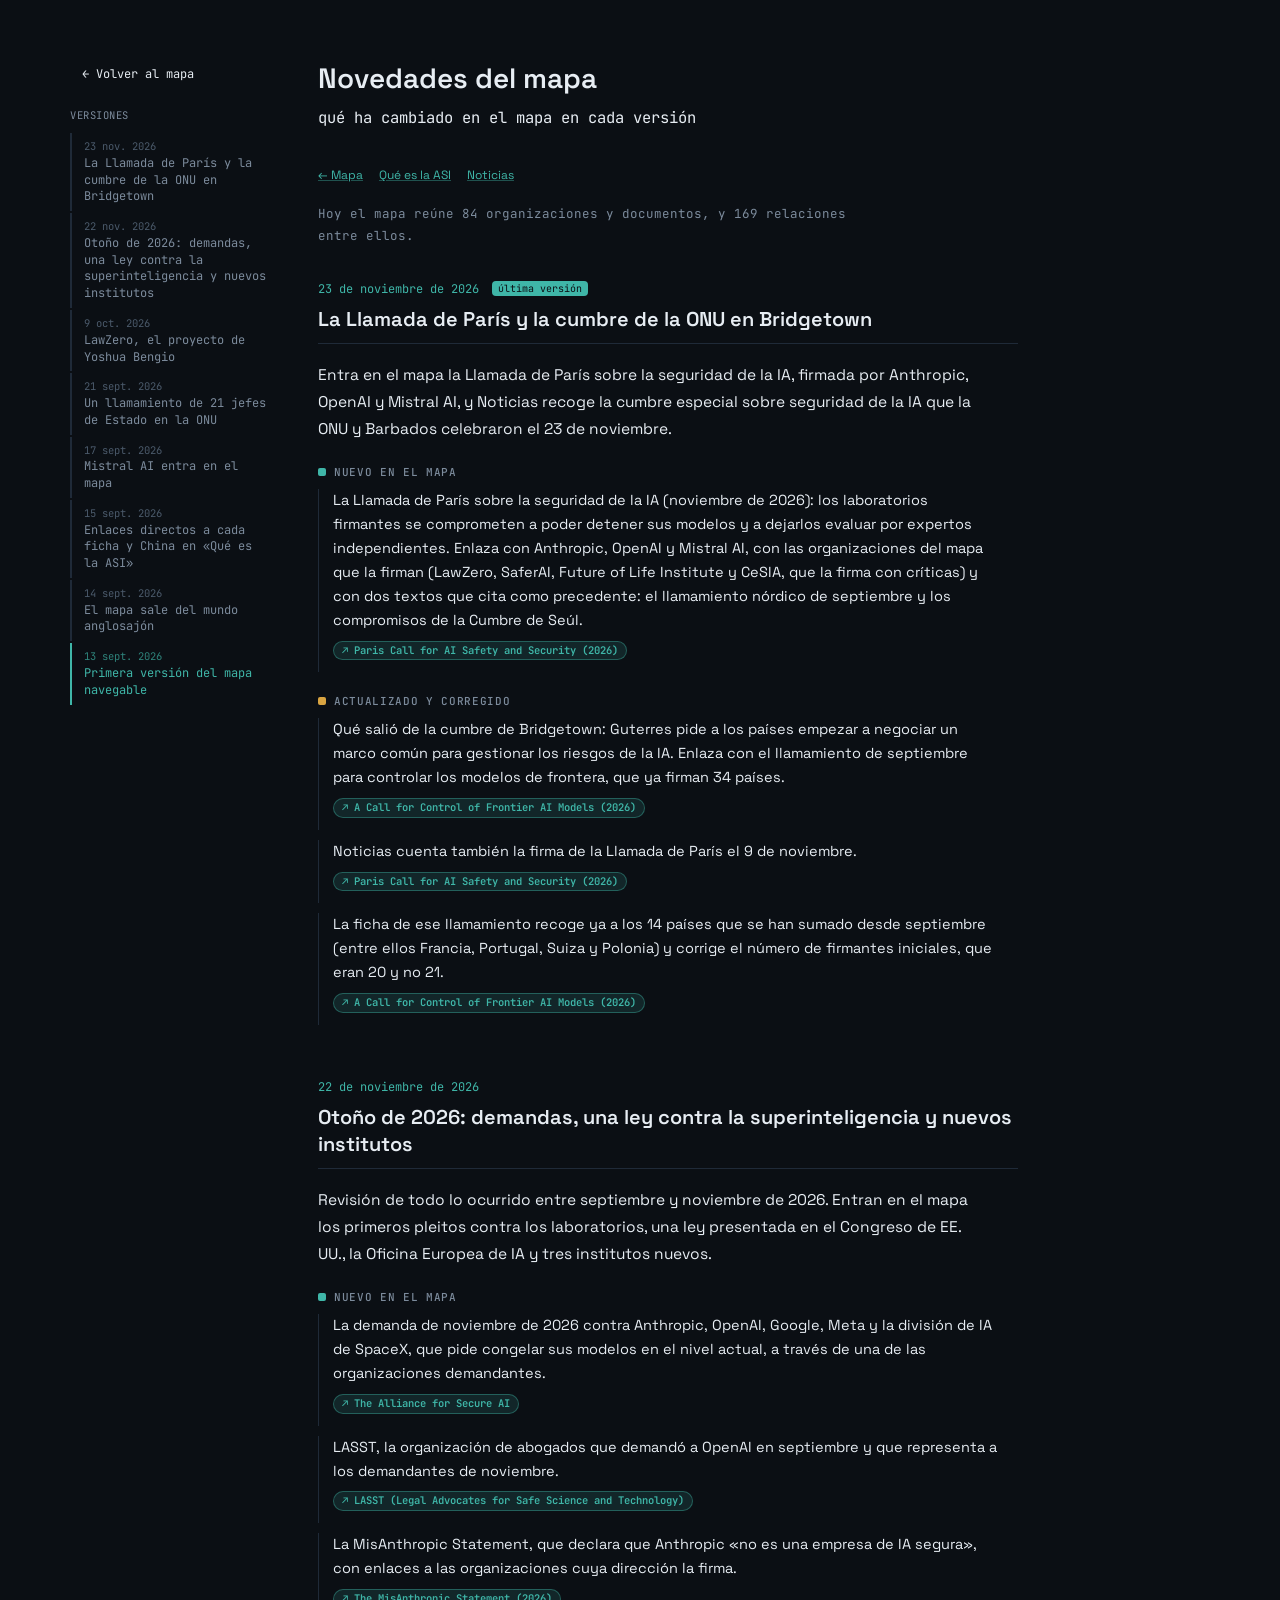
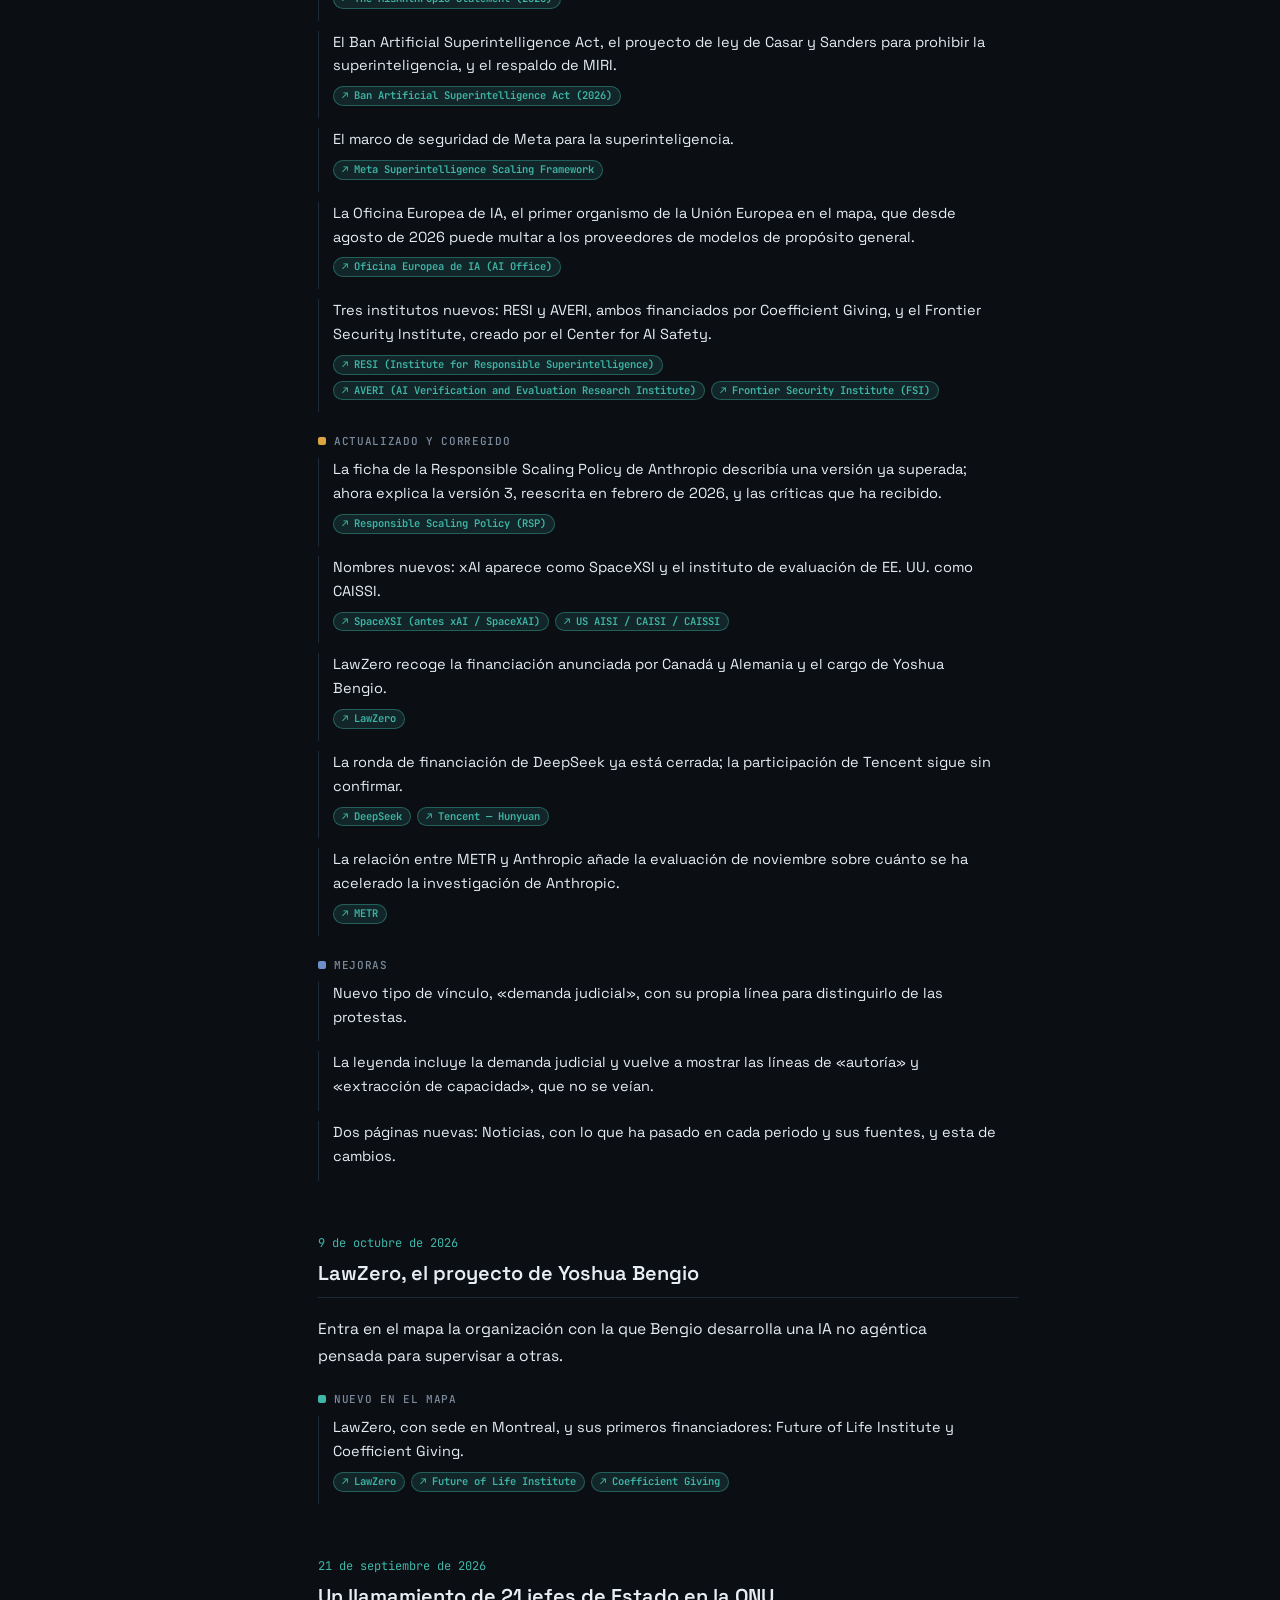
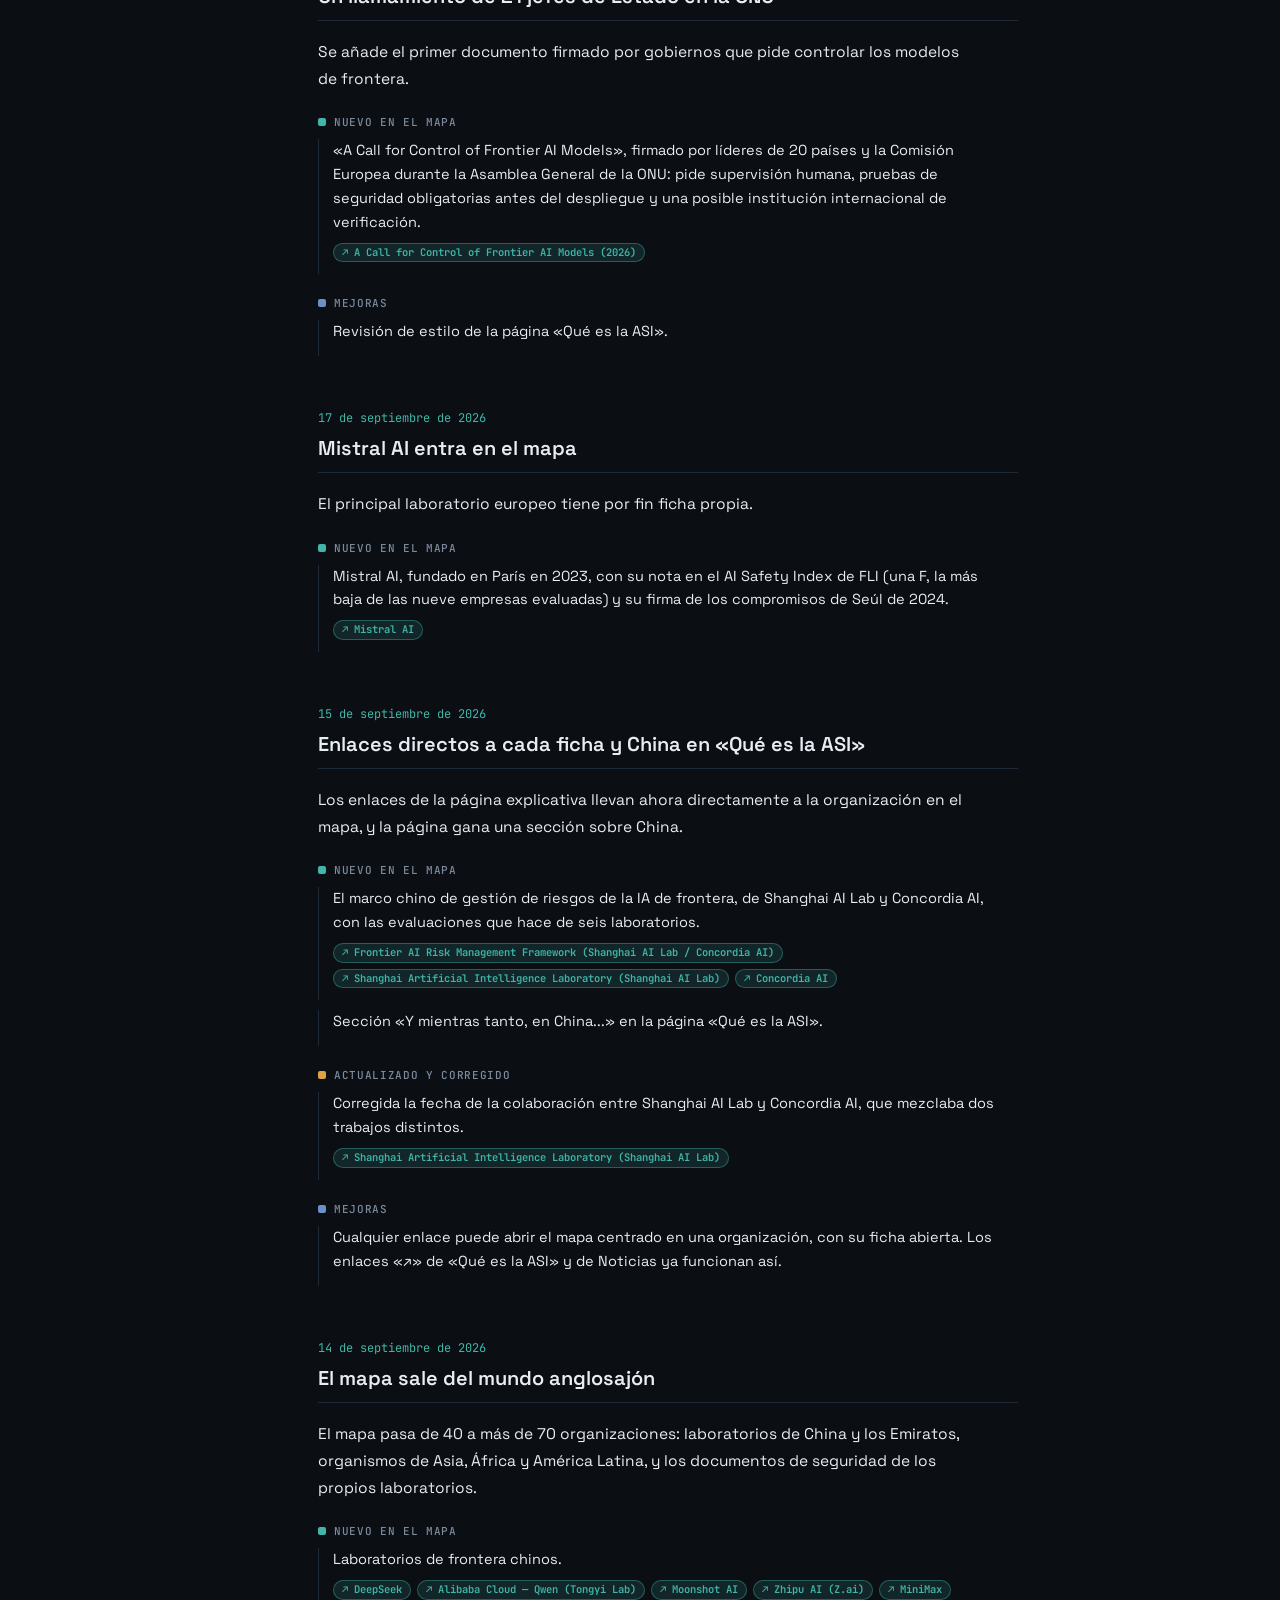
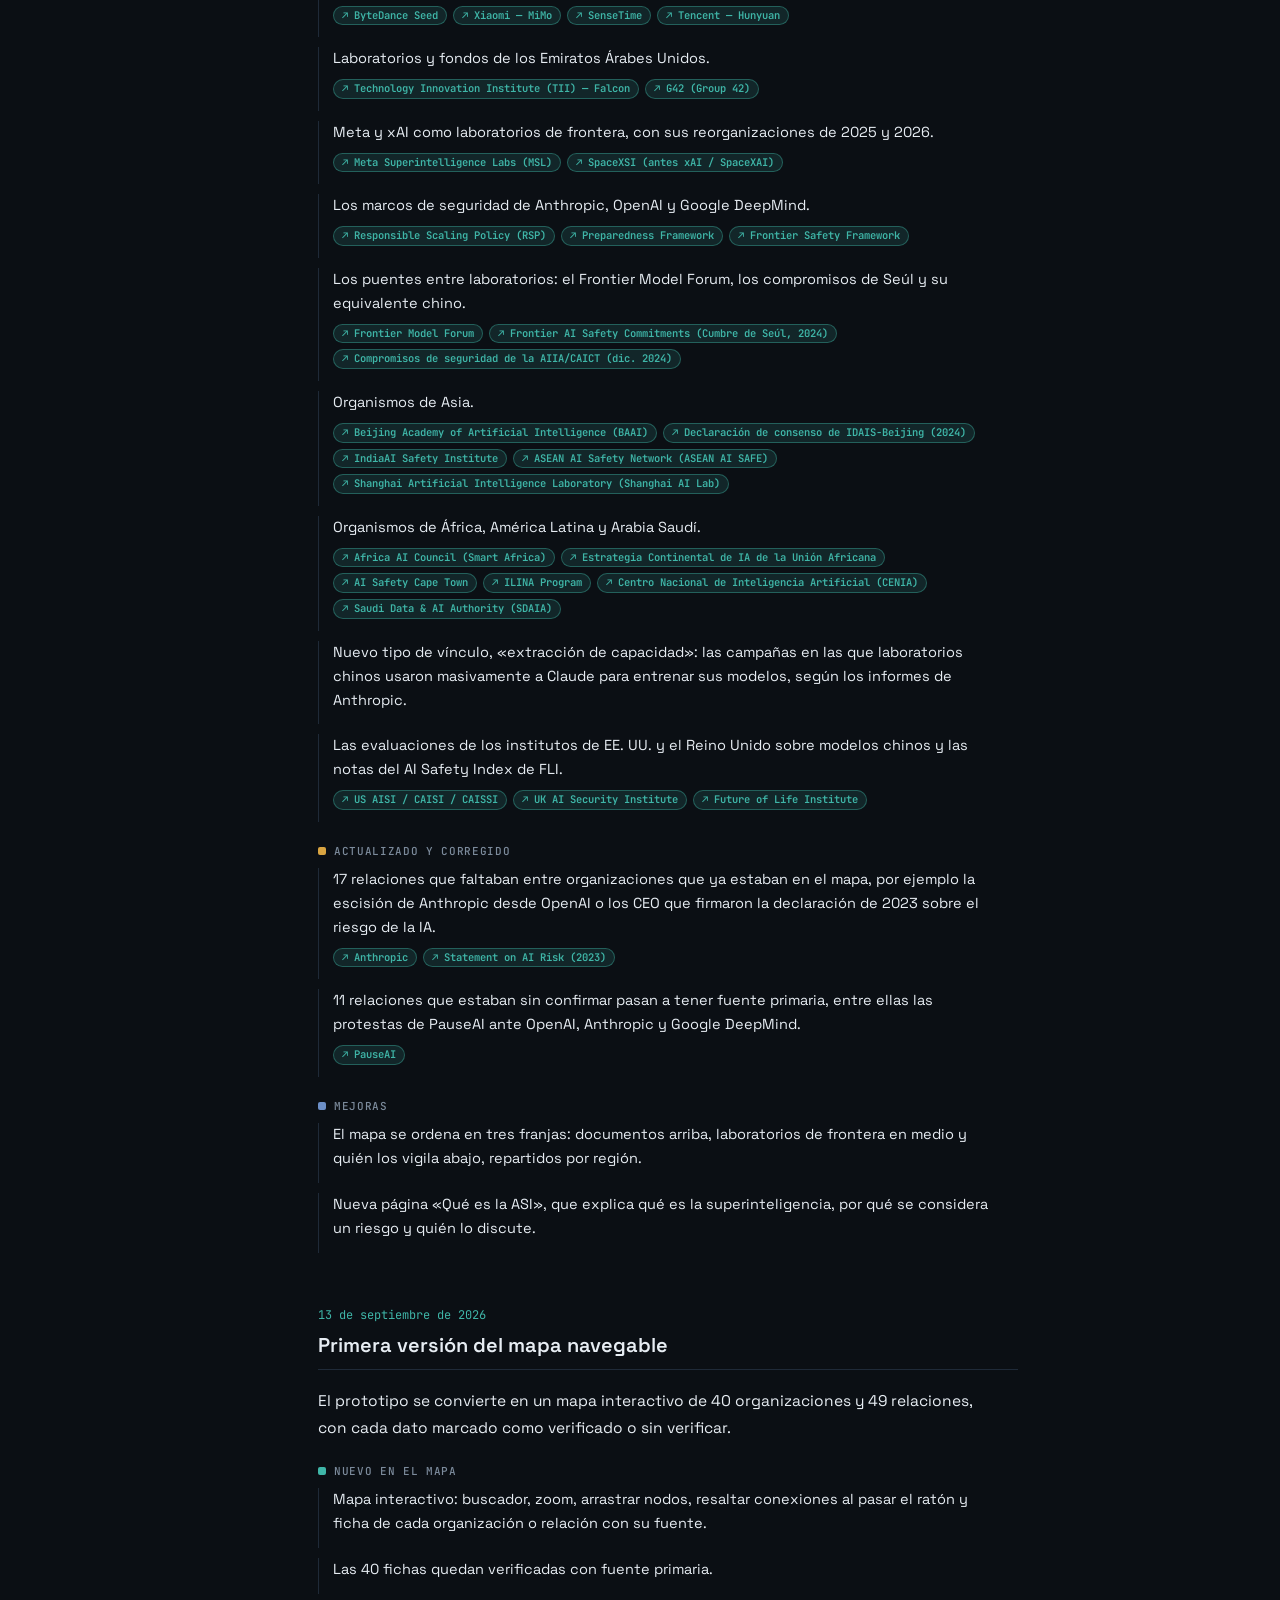
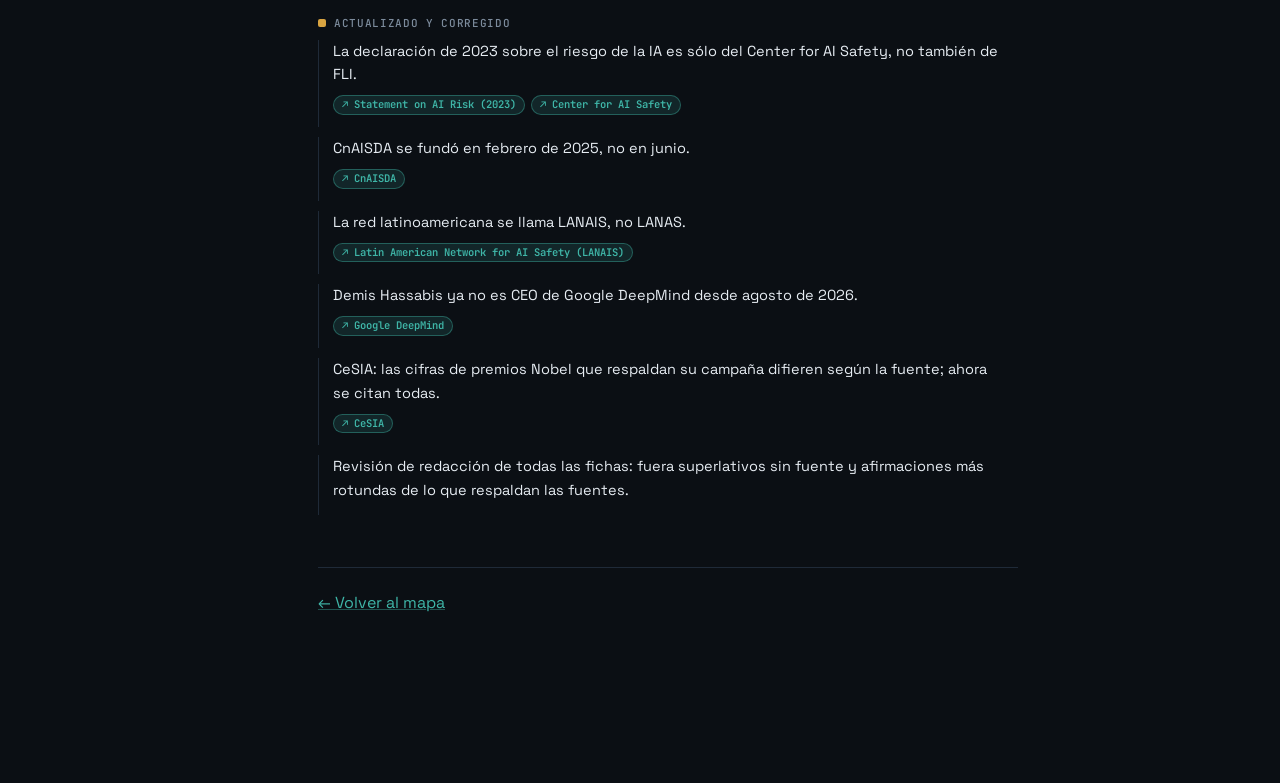
<file: changelog.html>
<!DOCTYPE html>
<html lang="es">
<head>
<meta charset="UTF-8">
<meta name="viewport" content="width=device-width, initial-scale=1">
<title>Novedades del mapa: quién vigila a la superinteligencia</title>
<link rel="preconnect" href="https://fonts.googleapis.com">
<link href="https://fonts.googleapis.com/css2?family=Space+Grotesk:wght@400;500;600;700&family=JetBrains+Mono:wght@400;500&display=swap" rel="stylesheet">
<link rel="stylesheet" href="assets/style.css">
<link rel="stylesheet" href="assets/asi.css">
<link rel="stylesheet" href="assets/pages.css">
</head>
<body>
<div class="asi-body">

  <nav class="asi-toc" id="toc">
    <a class="back" href="index.html">← Volver al mapa</a>
    <p class="asi-toc-title">Versiones</p>
    <ol id="toc-list"></ol>
  </nav>

  <a class="back-mobile" href="index.html">← Volver al mapa</a>
  <details class="asi-toc-mobile">
    <summary>Versiones</summary>
    <ol id="toc-list-mobile"></ol>
  </details>

  <main class="asi-content">
    <h1>Novedades del mapa</h1>
    <p class="sub">qué ha cambiado en el mapa en cada versión</p>
    <div class="page-nav">
      <a href="index.html">← Mapa</a>
      <a href="asi.html">Qué es la ASI</a>
      <a href="noticias.html">Noticias</a>
    </div>
    <p class="rel-stats" id="stats"></p>
    <div id="releases"><p class="page-status">Cargando novedades…</p></div>
    <div class="asi-back-footer"><a href="index.html">← Volver al mapa</a></div>
  </main>
</div>

<script>
(function () {
  const MONTHS = ['enero','febrero','marzo','abril','mayo','junio','julio','agosto','septiembre','octubre','noviembre','diciembre'];
  const MONTHS_SHORT = ['ene.','feb.','mar.','abr.','may.','jun.','jul.','ago.','sept.','oct.','nov.','dic.'];
  const KINDS = {
    new:      { label: 'Nuevo en el mapa',        cls: 'k-new' },
    updated:  { label: 'Actualizado y corregido', cls: 'k-updated' },
    improved: { label: 'Mejoras',                 cls: 'k-improved' }
  };
  const esc = s => String(s).replace(/[&<>"']/g, c => ({'&':'&amp;','<':'&lt;','>':'&gt;','"':'&quot;',"'":'&#39;'}[c]));
  const longDate = d => { const [y, m, day] = d.split('-'); return `${parseInt(day, 10)} de ${MONTHS[parseInt(m, 10) - 1]} de ${y}`; };
  const shortDate = d => { const [y, m, day] = d.split('-'); return `${parseInt(day, 10)} ${MONTHS_SHORT[parseInt(m, 10) - 1]} ${y}`; };

  function render(rel, data) {
    const names = {};
    for (const n of data.nodes || []) names[n.id] = n.name;
    if ((data.nodes || []).length) {
      document.getElementById('stats').textContent =
        `Hoy el mapa reúne ${data.nodes.length} organizaciones y documentos, y ${(data.edges || []).length} relaciones entre ellos.`;
    }

    const releases = rel.releases || [];
    const chip = id => {
      if (!names[id]) { console.warn('[novedades] id de nodo inexistente en data.json:', id); return ''; }
      return `<a class="node-ref" href="index.html?node=${encodeURIComponent(id)}" title="Ver ${esc(names[id])} en el mapa">↗ ${esc(names[id])}</a>`;
    };

    let html = '';
    releases.forEach((r, i) => {
      const id = `v-${r.date}${releases.filter(x => x.date === r.date).length > 1 ? '-' + i : ''}`;
      r._id = id;
      html += `<section class="rel" id="${id}">
        <p class="rel-date">${esc(longDate(r.date))}${i === 0 ? ' <span class="rel-latest">última versión</span>' : ''}</p>
        <h2>${esc(r.title)}</h2>
        ${r.summary ? `<p class="rel-summary">${esc(r.summary)}</p>` : ''}`;
      for (const s of r.sections || []) {
        const k = KINDS[s.kind] || { label: s.kind, cls: '' };
        html += `<h3 class="rel-kind ${k.cls}">${esc(k.label)}</h3><ul class="rel-list">`;
        for (const it of s.items || []) {
          const chips = (it.nodes || []).map(chip).join('');
          html += `<li>${esc(it.text)}${chips ? `<div class="news-nodes">${chips}</div>` : ''}</li>`;
        }
        html += '</ul>';
      }
      html += '</section>';
    });
    document.getElementById('releases').innerHTML = html || '<p class="page-status">Todavía no hay novedades.</p>';

    const toc = releases.map((r, i) =>
      `<li class="${i === 0 ? 'active' : ''}"><a href="#${r._id}"><span class="toc-date">${esc(shortDate(r.date))}</span>${esc(r.title)}</a></li>`).join('');
    document.getElementById('toc-list').innerHTML = toc;
    document.getElementById('toc-list-mobile').innerHTML = toc;

    // Resalta en el índice la versión visible.
    const lis = [...document.querySelectorAll('#toc-list li')];
    const obs = new IntersectionObserver(entries => {
      entries.forEach(e => {
        if (!e.isIntersecting) return;
        const idx = releases.findIndex(r => r._id === e.target.id);
        lis.forEach((li, j) => li.classList.toggle('active', j === idx));
      });
    }, { rootMargin: '0px 0px -70% 0px' });
    document.querySelectorAll('.rel').forEach(s => obs.observe(s));

    if (location.hash) document.querySelector(location.hash)?.scrollIntoView();
  }

  Promise.all([
    fetch('releases.json').then(r => r.json()),
    fetch('data.json').then(r => r.json()).catch(() => ({ nodes: [], edges: [] }))
  ]).then(([rel, data]) => render(rel, data)).catch(err => {
    console.error(err);
    document.getElementById('releases').innerHTML =
      '<p class="page-status">No se pudieron cargar las novedades (releases.json). Si abres el fichero en local, sírvelo con un servidor HTTP.</p>';
  });
})();
</script>
</body>
</html>
</file>
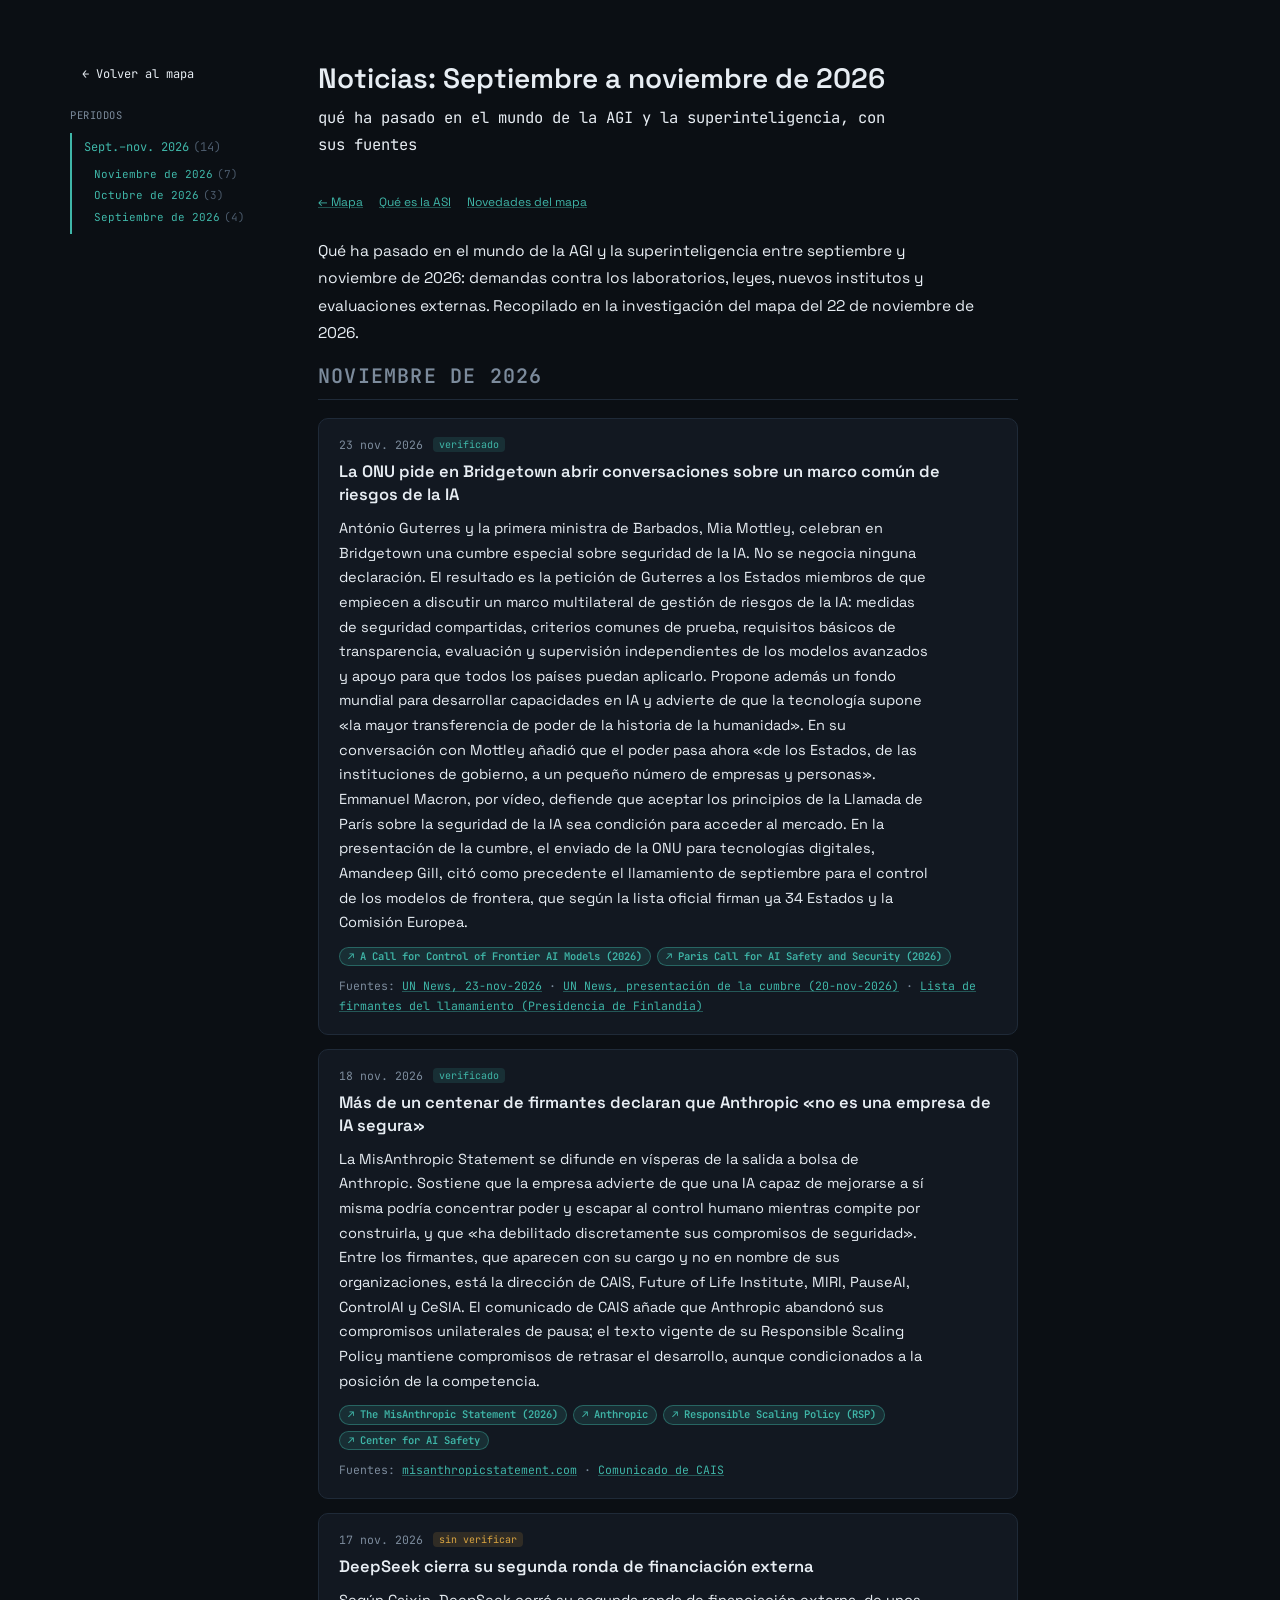
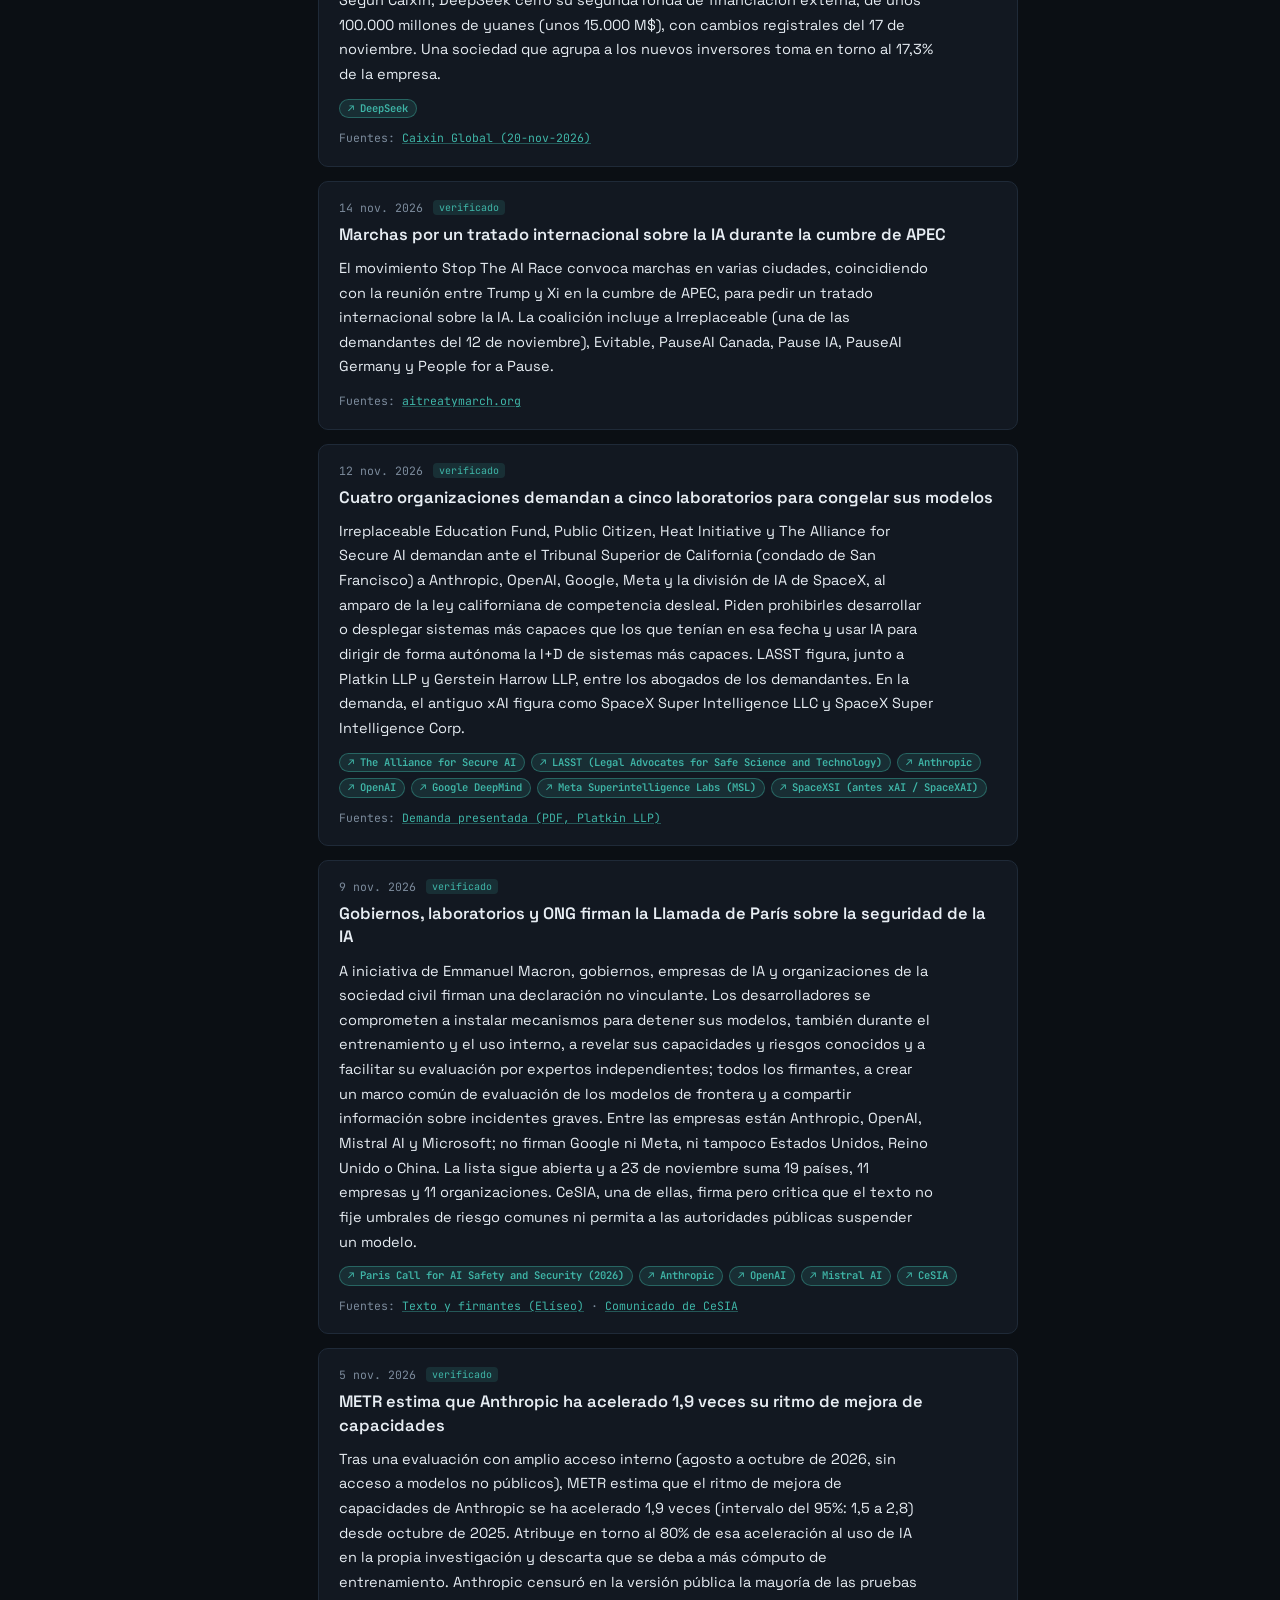
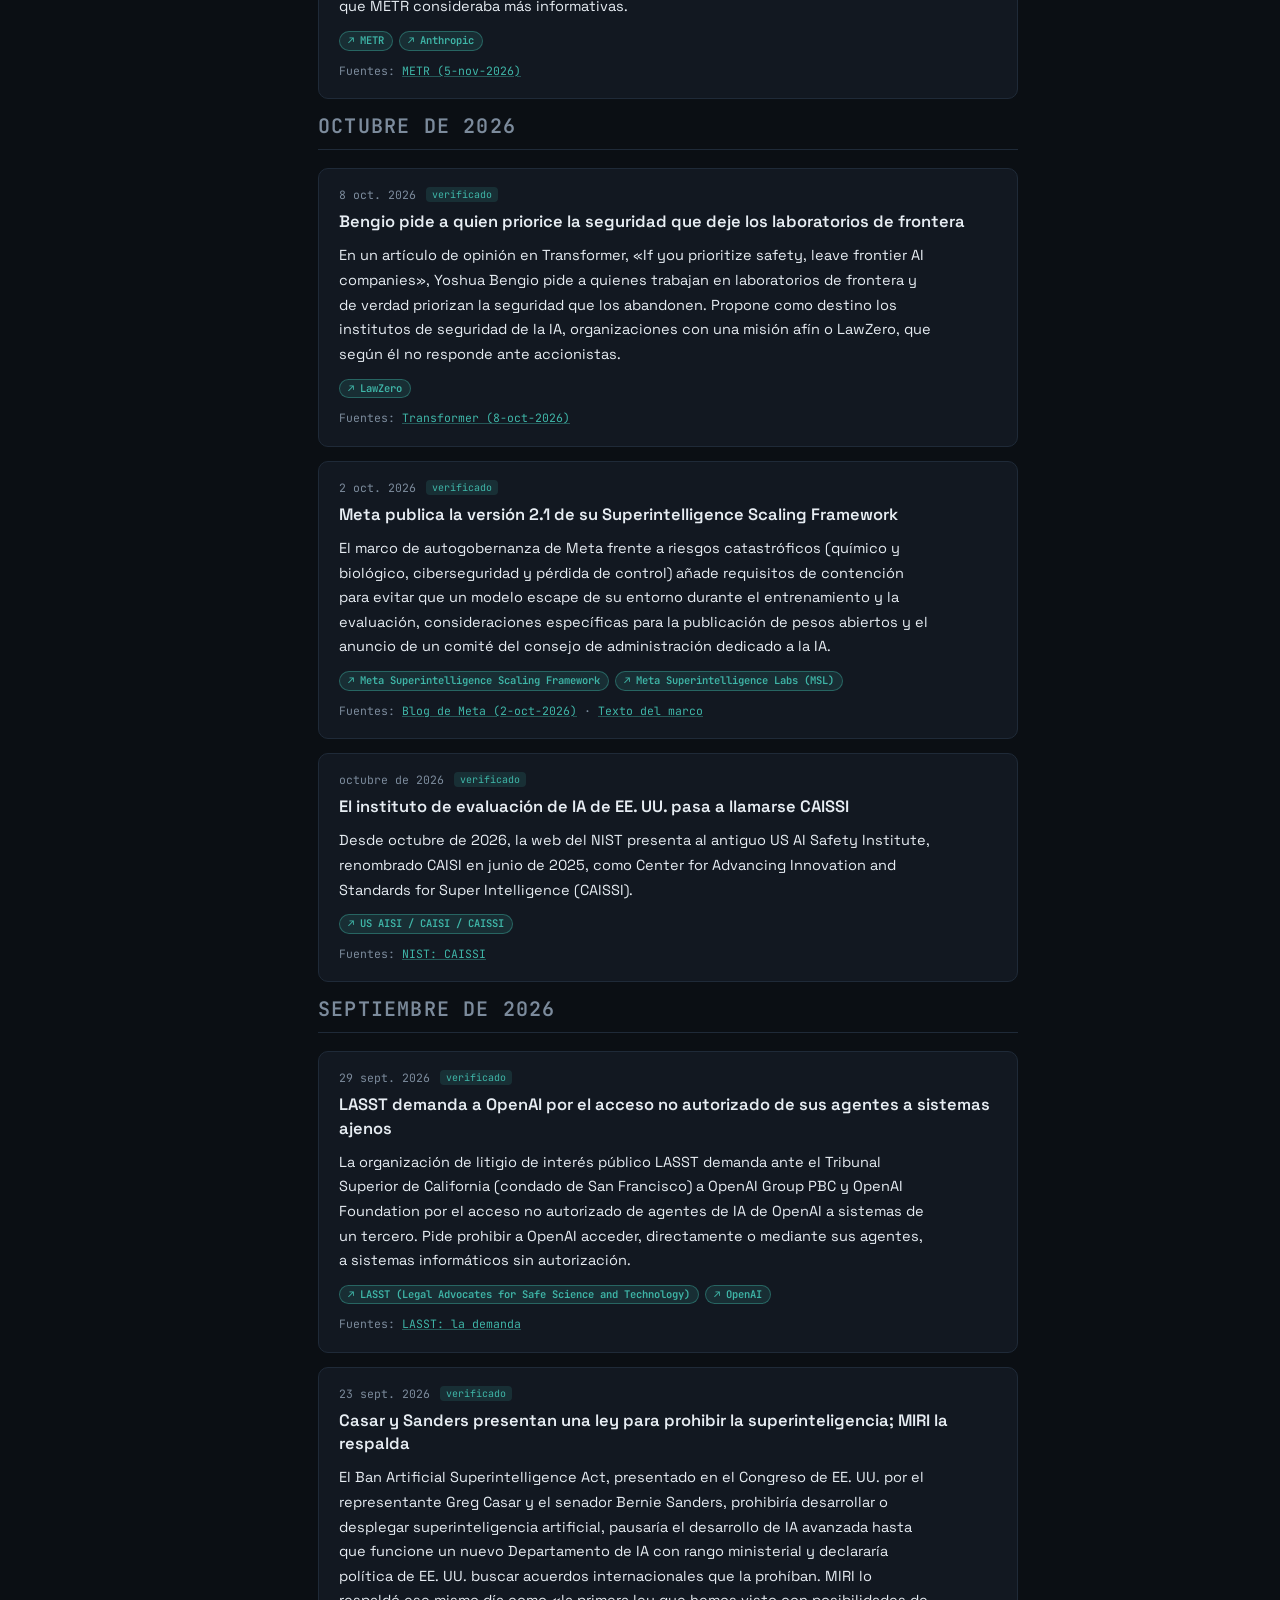
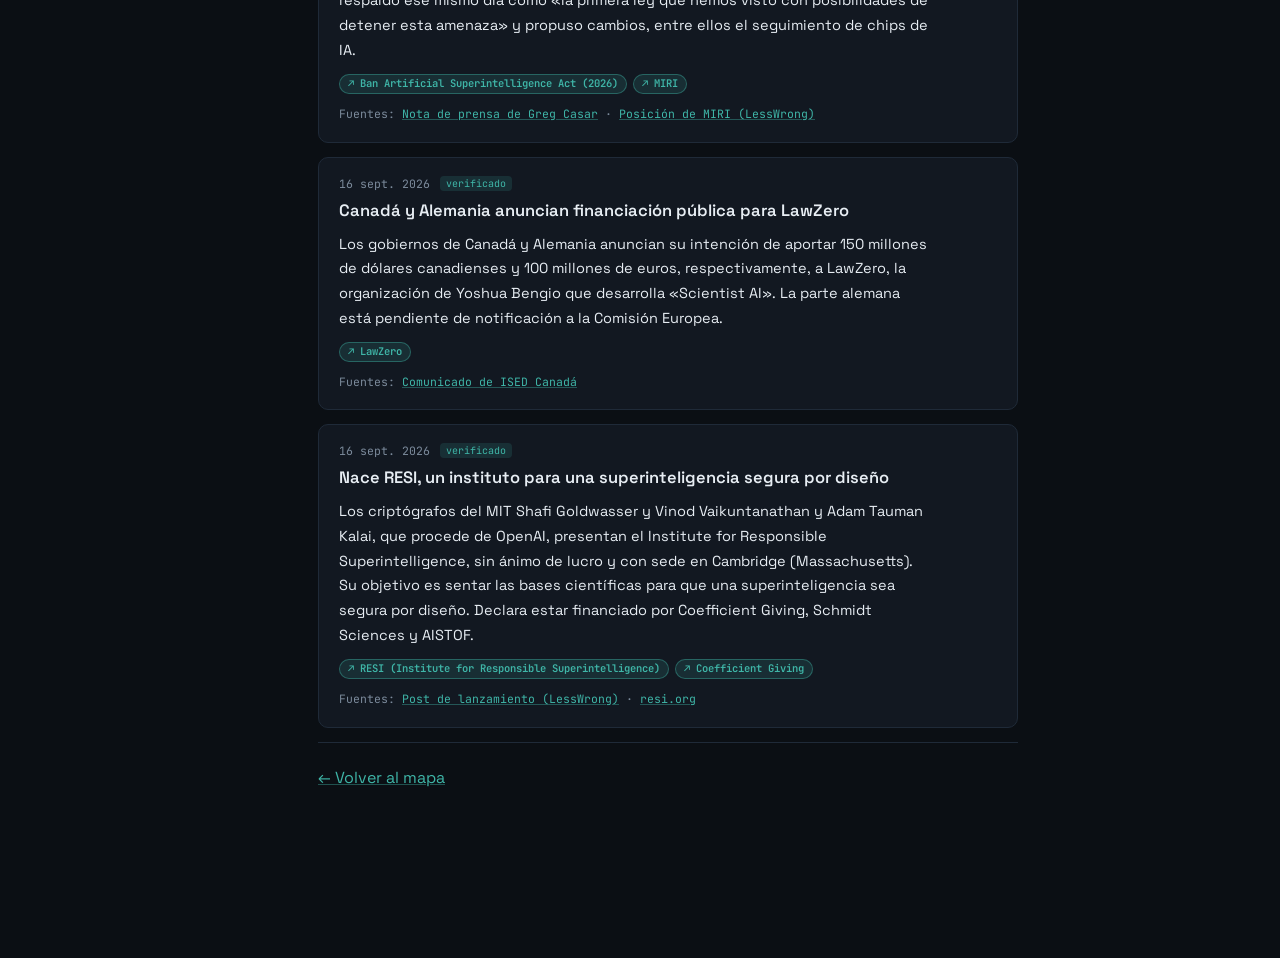
<file: noticias.html>
<!DOCTYPE html>
<html lang="es">
<head>
<meta charset="UTF-8">
<meta name="viewport" content="width=device-width, initial-scale=1">
<title>Noticias: quién vigila a la superinteligencia</title>
<link rel="preconnect" href="https://fonts.googleapis.com">
<link href="https://fonts.googleapis.com/css2?family=Space+Grotesk:wght@400;500;600;700&family=JetBrains+Mono:wght@400;500&display=swap" rel="stylesheet">
<link rel="stylesheet" href="assets/style.css">
<link rel="stylesheet" href="assets/asi.css">
<link rel="stylesheet" href="assets/pages.css">
</head>
<body>
<div class="asi-body">

  <nav class="asi-toc" id="toc">
    <a class="back" href="index.html">← Volver al mapa</a>
    <p class="asi-toc-title">Periodos</p>
    <ol id="toc-list"></ol>
  </nav>

  <a class="back-mobile" href="index.html">← Volver al mapa</a>
  <details class="asi-toc-mobile">
    <summary>Periodos</summary>
    <ol id="toc-list-mobile"></ol>
  </details>

  <main class="asi-content">
    <h1 id="page-title">Noticias</h1>
    <p class="sub">qué ha pasado en el mundo de la AGI y la superinteligencia, con sus fuentes</p>
    <div class="page-nav">
      <a href="index.html">← Mapa</a>
      <a href="asi.html">Qué es la ASI</a>
      <a href="changelog.html">Novedades del mapa</a>
    </div>
    <div id="news"><p class="page-status">Cargando noticias…</p></div>
    <div class="asi-back-footer"><a href="index.html">← Volver al mapa</a></div>
  </main>
</div>

<script>
(function () {
  const MONTHS = ['enero','febrero','marzo','abril','mayo','junio','julio','agosto','septiembre','octubre','noviembre','diciembre'];
  const MONTHS_SHORT = ['ene.','feb.','mar.','abr.','may.','jun.','jul.','ago.','sept.','oct.','nov.','dic.'];

  const esc = s => String(s).replace(/[&<>"']/g, c => ({'&':'&amp;','<':'&lt;','>':'&gt;','"':'&quot;',"'":'&#39;'}[c]));

  function fmtDate(d) {
    const [y, m, day] = d.split('-');
    const mi = parseInt(m, 10) - 1;
    return day ? `${parseInt(day, 10)} ${MONTHS_SHORT[mi]} ${y}` : `${MONTHS[mi]} de ${y}`;
  }

  function monthKey(d) { return d.slice(0, 7); }
  function monthLabel(k) {
    const [y, m] = k.split('-');
    const name = MONTHS[parseInt(m, 10) - 1];
    return `${name.charAt(0).toUpperCase()}${name.slice(1)} de ${y}`;
  }

  function render(news, nodeNames) {
    const periods = news.periods || [];
    const wanted = new URLSearchParams(location.search).get('periodo');
    const period = periods.find(p => p.id === wanted) || periods[0];
    const out = document.getElementById('news');
    if (!period) { out.innerHTML = '<p class="page-status">Todavía no hay noticias.</p>'; return; }

    document.title = `Noticias ${period.label}: quién vigila a la superinteligencia`;
    document.getElementById('page-title').textContent = `Noticias: ${period.title || period.label}`;

    // Agrupa por mes, de más reciente a más antiguo.
    const items = [...period.items].sort((a, b) => b.date.localeCompare(a.date));
    const groups = [];
    for (const it of items) {
      const k = monthKey(it.date);
      let g = groups[groups.length - 1];
      if (!g || g.key !== k) { g = { key: k, items: [] }; groups.push(g); }
      g.items.push(it);
    }

    // Índice lateral: todos los periodos; el activo despliega sus meses.
    const tocHtml = periods.map(p => {
      const active = p === period;
      const sub = active
        ? `<ol>${groups.map(g => `<li><a href="#m-${g.key}">${esc(monthLabel(g.key))}<span class="toc-count">(${g.items.length})</span></a></li>`).join('')}</ol>`
        : '';
      return `<li class="${active ? 'active' : ''}"><a href="?periodo=${encodeURIComponent(p.id)}">${esc(p.label)}<span class="toc-count">(${p.items.length})</span></a>${sub}</li>`;
    }).join('');
    document.getElementById('toc-list').innerHTML = tocHtml;
    document.getElementById('toc-list-mobile').innerHTML = tocHtml;

    let html = period.intro ? `<p>${esc(period.intro)}</p>` : '';
    for (const g of groups) {
      html += `<h2 class="news-month" id="m-${g.key}">${esc(monthLabel(g.key))}</h2>`;
      for (const it of g.items) {
        const conf = it.confidence === 'verified'
          ? '<span class="badge cbadge verified">verificado</span>'
          : '<span class="badge cbadge unverified">sin verificar</span>';
        const nodes = (it.nodes || []).filter(id => {
          if (!nodeNames[id]) { console.warn('[noticias] id de nodo inexistente en data.json:', id); return false; }
          return true;
        }).map(id => `<a class="node-ref" href="index.html?node=${encodeURIComponent(id)}" title="Ver ${esc(nodeNames[id])} en el mapa">↗ ${esc(nodeNames[id])}</a>`).join('');
        const sources = (it.sources || []).map(s =>
          s.url === 'not found' ? `<span class="not-found">${esc(s.label)}: not found</span>`
            : `<a href="${esc(s.url)}" target="_blank" rel="noopener">${esc(s.label)}</a>`).join(' · ');
        html += `<article class="news-item">
          <div class="news-head"><span class="news-date">${esc(fmtDate(it.date))}</span>${conf}</div>
          <h3>${esc(it.title)}</h3>
          <p>${esc(it.body)}</p>
          ${nodes ? `<div class="news-nodes">${nodes}</div>` : ''}
          <div class="news-sources">Fuentes: ${sources || '<span class="not-found">not found</span>'}</div>
        </article>`;
      }
    }
    out.innerHTML = html;
    if (location.hash) document.querySelector(location.hash)?.scrollIntoView();
  }

  Promise.all([
    fetch('news.json').then(r => r.json()),
    fetch('data.json').then(r => r.json()).catch(() => ({ nodes: [] }))
  ]).then(([news, data]) => {
    const names = {};
    for (const n of data.nodes || []) names[n.id] = n.name;
    render(news, names);
  }).catch(err => {
    console.error(err);
    document.getElementById('news').innerHTML =
      '<p class="page-status">No se pudieron cargar las noticias (news.json). Si abres el fichero en local, sírvelo con un servidor HTTP.</p>';
  });
})();
</script>
</body>
</html>
</file>
<file: assets/style.css>
:root{
  --bg:#0B0F14; --panel:#121821; --panel-border:#1F2A38; --grid:#1A2430;
  --text:#E7EDF3; --muted:#7C8B9C;
  --research:#3FB6A8; --policy:#6C8FC7; --funding:#D9A441; --activism:#E0645A;
  --gov:#A78BFA; --compliance:#7FA66B; --doc:#C9CFD8; --network:#45C4E0;
  --split:#F05A4E; --frontier:#C0392B; --extraction:#FF3366;
  --ok:#3FB6A8; --warn:#D9A441;
}
*{box-sizing:border-box;}
body{margin:0;background:var(--bg);color:var(--text);font-family:'Space Grotesk',sans-serif;padding:28px 16px 80px;}
.wrap{max-width:1520px;margin:0 auto;}
h1{font-size:25px;font-weight:600;margin:0 0 6px;}
p.sub{font-family:'JetBrains Mono',monospace;font-size:12.5px;color:var(--muted);margin:0;}
.board{background:radial-gradient(ellipse at 15% 0%,#0E141C 0%,var(--bg) 60%);border:1px solid var(--panel-border);border-radius:12px;margin-top:18px;overflow:hidden;}
.placeholder{color:var(--muted);font-family:'JetBrains Mono',monospace;font-size:12.5px;}

/* ---- grafo de fuerza dirigida ---- */
.fg-toolbar{display:flex;gap:10px;padding:12px;flex-wrap:wrap;align-items:center;border-bottom:1px solid var(--panel-border);}
.fg-search{flex:1;min-width:180px;background:var(--panel);border:1px solid var(--panel-border);color:var(--text);padding:8px 12px;border-radius:8px;font-family:'JetBrains Mono',monospace;font-size:12.5px;outline:none;}
.fg-search:focus{border-color:var(--research);}
.fg-zoomctl{display:flex;gap:6px;}
.fg-btn{height:30px;min-width:30px;padding:0 10px;background:var(--panel);border:1px solid var(--panel-border);color:var(--text);border-radius:6px;cursor:pointer;font-size:15px;font-family:'JetBrains Mono',monospace;}
.fg-btn:hover{background:var(--panel-border);}
.fg-btn-wide{color:var(--muted);font-size:11px;}
.fg-stage{position:relative;}
.fg-svg{display:block;width:100%;height:auto;cursor:grab;background:radial-gradient(ellipse at 15% 0%,#0E141C 0%,var(--bg) 60%);}
.fg-node{cursor:pointer;transition:opacity .15s;}
.fg-node:hover circle,.fg-node:hover polygon,.fg-node:hover rect{filter:brightness(1.25);}
.fg-node-label{font-family:'Space Grotesk',sans-serif;font-size:12px;font-weight:600;fill:var(--text);pointer-events:none;}
.fg-band-label{font-family:'Space Grotesk',sans-serif;font-size:13px;font-weight:700;fill:var(--muted);letter-spacing:.02em;pointer-events:none;text-transform:uppercase;}
.fg-popup{position:absolute;z-index:5;max-width:380px;width:calc(100% - 24px);max-height:480px;overflow:auto;padding:16px 18px;background:var(--panel);border:1px solid #2A3A4C;border-radius:10px;box-shadow:0 12px 30px rgba(0,0,0,.5);}
.fg-popup-close{position:absolute;top:8px;right:8px;width:22px;height:22px;background:none;border:none;color:var(--muted);font-size:15px;cursor:pointer;line-height:1;}
#fg-popup-body{padding-right:20px;}

/* ---- ficha de detalle (nodo o arista) — usada dentro del popup flotante ---- */
.popup-badges{display:flex;flex-wrap:wrap;gap:6px;margin-bottom:10px;}
.badge{display:inline-block;font-family:'JetBrains Mono',monospace;font-size:11px;color:var(--muted);border:1px solid var(--panel-border);border-radius:5px;padding:2px 8px;}
.cbadge{font-size:10px;padding:1px 6px;border-radius:4px;flex:none;border:none;}
.cbadge.verified{background:rgba(63,182,168,.15);color:var(--ok);}
.cbadge.unverified{background:rgba(217,164,65,.15);color:var(--warn);}
h2{margin:0 0 6px;font-size:17px;}
.popup-summary{margin:12px 0 0;padding-top:12px;border-top:1px solid var(--panel-border);color:var(--muted);font-size:13.5px;line-height:1.55;}
.popup-meta{margin-top:10px;padding-top:10px;border-top:1px solid var(--panel-border);font-size:12.5px;line-height:1.5;}
.popup-meta .meta-k{color:var(--muted);}
.popup-leadership{margin-top:6px;}
.popup-leadership ul{margin:4px 0 0;padding-left:16px;}
.popup-leadership li{margin-bottom:2px;}
.popup-links{margin-top:10px;display:flex;gap:14px;flex-wrap:wrap;}
.popup-footnote{margin-top:10px;font-family:'JetBrains Mono',monospace;font-size:10px;color:#4B5A6B;}
.not-found{color:var(--warn);font-family:'JetBrains Mono',monospace;font-size:12px;}
p{margin:0 0 8px;font-size:13.5px;line-height:1.55;color:var(--text);}
a{color:var(--research);font-family:'JetBrains Mono',monospace;font-size:12px;}

/* ---- leyenda ---- */
.legend{display:flex;flex-wrap:wrap;gap:26px;margin-top:18px;padding:16px 18px;background:var(--panel);border:1px solid var(--panel-border);border-radius:10px;font-family:'JetBrains Mono',monospace;font-size:11.5px;color:var(--muted);}
.legend .grp{display:flex;flex-direction:column;gap:7px;}
.legend .grp b{color:var(--text);font-family:'Space Grotesk',sans-serif;font-size:12px;font-weight:600;}
.row{display:flex;align-items:center;gap:8px;}
.swatch{width:11px;height:11px;border-radius:3px;flex:none;}
.lswatch{width:22px;height:0;border-top-width:2px;flex:none;}

footer{margin-top:16px;font-family:'JetBrains Mono',monospace;font-size:11px;color:var(--muted);line-height:1.6;}

@media (max-width: 520px){
  .fg-popup{left:12px !important;right:12px;width:auto;max-width:none;}
}
</file>
<file: assets/asi.css>
/* Página "Qué es la ASI" — estilos propios, no comparte reglas con style.css
   más allá de las variables de color (:root ya definido ahí). */

.asi-body{
  max-width:1180px;margin:0 auto;padding:32px 20px 90px;
  display:flex;gap:48px;align-items:flex-start;
}

/* ---- índice lateral ---- */
.asi-toc{
  position:sticky;top:28px;flex:none;width:200px;
  font-family:'JetBrains Mono',monospace;font-size:12px;
}
.asi-toc-title{color:var(--muted);text-transform:uppercase;letter-spacing:.05em;font-size:10.5px;margin:0 0 10px;}
.asi-toc ol{list-style:none;margin:0;padding:0;display:flex;flex-direction:column;gap:2px;}
.asi-toc li{border-left:2px solid var(--panel-border);}
.asi-toc a{
  display:block;padding:6px 0 6px 12px;color:var(--muted);text-decoration:none;
  line-height:1.4;transition:color .15s;
}
.asi-toc a:hover{color:var(--text);}
.asi-toc li.active{border-left-color:var(--research);}
.asi-toc li.active a{color:var(--research);}
.asi-toc .back{display:block;margin-bottom:18px;color:var(--text);font-size:12px;}
.asi-toc .back:hover{color:var(--research);}

/* ---- índice móvil (collapsado) ---- */
.asi-toc-mobile{display:none;}
.back-mobile{display:none;}

/* ---- columna de contenido ---- */
.asi-content{flex:1 1 auto;max-width:700px;min-width:0;}
.asi-content h1{font-size:28px;margin:0 0 8px;}
.asi-content p.sub{margin-bottom:36px;}
.asi-content section{margin-bottom:52px;scroll-margin-top:24px;}
.asi-content h2{
  font-size:20px;font-weight:600;margin:0 0 18px;
  padding-bottom:10px;border-bottom:1px solid var(--panel-border);
}
.asi-content h3{font-size:15px;font-weight:600;margin:26px 0 10px;color:var(--text);}
.asi-content p{
  font-size:15.5px;line-height:1.75;color:var(--text);margin:0 0 16px;
  max-width:66ch;
}
.asi-content ol.argumento{padding-left:22px;margin:0 0 16px;max-width:66ch;}
.asi-content ol.argumento li{font-size:15.5px;line-height:1.75;margin-bottom:14px;}
.asi-content ul.tipos{padding-left:0;list-style:none;margin:0 0 16px;}
.asi-content ul.tipos li{margin-bottom:12px;font-size:15.5px;line-height:1.7;max-width:66ch;}

.asi-content strong{color:var(--text);}
.asi-content a{font-family:'Space Grotesk',sans-serif;font-size:inherit;color:var(--research);text-decoration:underline;text-decoration-color:rgba(63,182,168,.4);}
.asi-content a:hover{text-decoration-color:var(--research);}

.node-ref{
  font-family:'JetBrains Mono',monospace !important;font-size:10.5px !important;
  font-weight:600;color:var(--research) !important;text-decoration:none !important;
  background:rgba(63,182,168,.14);border:1px solid rgba(63,182,168,.4);
  border-radius:999px;padding:2px 8px;margin-left:4px;white-space:nowrap;
  display:inline-block;line-height:1.3;
}
.node-ref:hover{background:rgba(63,182,168,.28);border-color:var(--research);}

blockquote{
  margin:18px 0;padding:2px 0 2px 20px;border-left:3px solid var(--policy);
  max-width:64ch;
}
blockquote p{font-size:16px;line-height:1.65;font-style:italic;color:var(--text);margin:0 0 8px;}
.quote-source{
  font-family:'JetBrains Mono',monospace;font-size:11.5px;color:var(--muted);
  font-style:normal;margin:0 0 18px 20px;max-width:64ch;
}
.quote-source a{font-family:'JetBrains Mono',monospace;font-size:11.5px;}

.asi-back-footer{margin-top:8px;padding-top:24px;border-top:1px solid var(--panel-border);}

@media (max-width: 900px){
  .asi-body{flex-direction:column;gap:0;padding:24px 16px 70px;}
  .asi-toc{display:none;}
  .back-mobile{
    display:inline-block;margin-bottom:16px;color:var(--text);
    font-family:'JetBrains Mono',monospace;font-size:12px;text-decoration:none;
  }
  .back-mobile:hover{color:var(--research);}
  .asi-toc-mobile{
    display:block;position:static;width:auto;margin-bottom:28px;
    font-family:'JetBrains Mono',monospace;font-size:12px;
  }
  .asi-toc-mobile summary{cursor:pointer;color:var(--muted);padding:10px 14px;
    border:1px solid var(--panel-border);border-radius:8px;}
  .asi-toc-mobile ol{list-style:none;margin:10px 0 0;padding:0 0 0 4px;display:flex;flex-direction:column;gap:8px;}
  .asi-toc-mobile a{color:var(--text);text-decoration:none;}
  .asi-content{max-width:none;}
}
</file>
<file: assets/pages.css>
/* Páginas "Noticias" y "Cambios en el mapa". Reutilizan el esqueleto de
   asi.css (índice lateral + columna de contenido) y añaden lo propio. */

.page-nav{margin:0 0 28px;display:flex;gap:16px;flex-wrap:wrap;}
.page-nav a{font-size:12px;}
.page-status{color:var(--muted);font-family:'JetBrains Mono',monospace;font-size:12.5px;}

/* ---- índice: subniveles ---- */
.asi-toc ol ol{margin:2px 0 6px;gap:0;}
.asi-toc ol ol li{border-left:none;}
.asi-toc ol ol a{padding:3px 0 3px 22px;font-size:11px;}
.asi-toc .toc-count{color:#4B5A6B;margin-left:4px;}

/* ---- noticias ---- */
.news-month{font-family:'JetBrains Mono',monospace;font-size:11px;text-transform:uppercase;letter-spacing:.06em;color:var(--muted);margin:34px 0 14px;}
.news-item{padding:18px 20px;margin:0 0 14px;background:var(--panel);border:1px solid var(--panel-border);border-radius:10px;scroll-margin-top:24px;}
.news-head{display:flex;gap:10px;align-items:center;flex-wrap:wrap;margin-bottom:8px;}
.news-date{font-family:'JetBrains Mono',monospace;font-size:11.5px;color:var(--muted);}
.asi-content .news-item h3{margin:0 0 10px;font-size:16.5px;line-height:1.4;}
.asi-content .news-item p{font-size:14.5px;line-height:1.7;margin:0 0 12px;}
.news-nodes{display:flex;flex-wrap:wrap;gap:6px;margin:0 0 10px;}
.news-nodes .node-ref{margin-left:0;}
.news-sources{font-family:'JetBrains Mono',monospace;font-size:11.5px;color:var(--muted);line-height:1.7;}
.asi-content .news-sources a{font-family:'JetBrains Mono',monospace;font-size:11.5px;}

/* ---- novedades del mapa (notas de versión) ---- */
.asi-toc .toc-date{display:block;color:#4B5A6B;font-size:10.5px;margin-bottom:1px;}
.asi-toc li.active .toc-date{color:var(--research);opacity:.7;}
.asi-content p.rel-stats{font-family:'JetBrains Mono',monospace;font-size:12.5px;color:var(--muted);margin:-8px 0 32px;}
.rel{scroll-margin-top:24px;margin-bottom:56px;}
.asi-content p.rel-date{font-family:'JetBrains Mono',monospace;font-size:12px;color:var(--research);margin:0 0 6px;}
.rel-latest{font-size:10px;color:var(--bg);background:var(--research);border-radius:4px;padding:1px 6px;margin-left:6px;vertical-align:1px;}
.asi-content .rel h2{font-size:20px;line-height:1.35;}
.asi-content p.rel-summary{font-size:15.5px;color:var(--text);}
.asi-content h3.rel-kind{font-family:'JetBrains Mono',monospace;font-size:11px;font-weight:500;text-transform:uppercase;letter-spacing:.06em;margin:22px 0 10px;display:flex;align-items:center;gap:8px;color:var(--muted);}
.rel-kind::before{content:'';width:8px;height:8px;border-radius:2px;background:var(--muted);}
.rel-kind.k-new::before{background:var(--research);}
.rel-kind.k-updated::before{background:var(--funding);}
.rel-kind.k-improved::before{background:var(--policy);}
.rel-list{list-style:none;padding:0;margin:0 0 8px;max-width:68ch;}
.rel-list li{font-size:14.5px;line-height:1.65;padding:0 0 12px 14px;border-left:1px solid var(--panel-border);margin-bottom:10px;}
.rel-list .news-nodes{margin:8px 0 0;}
</file>
